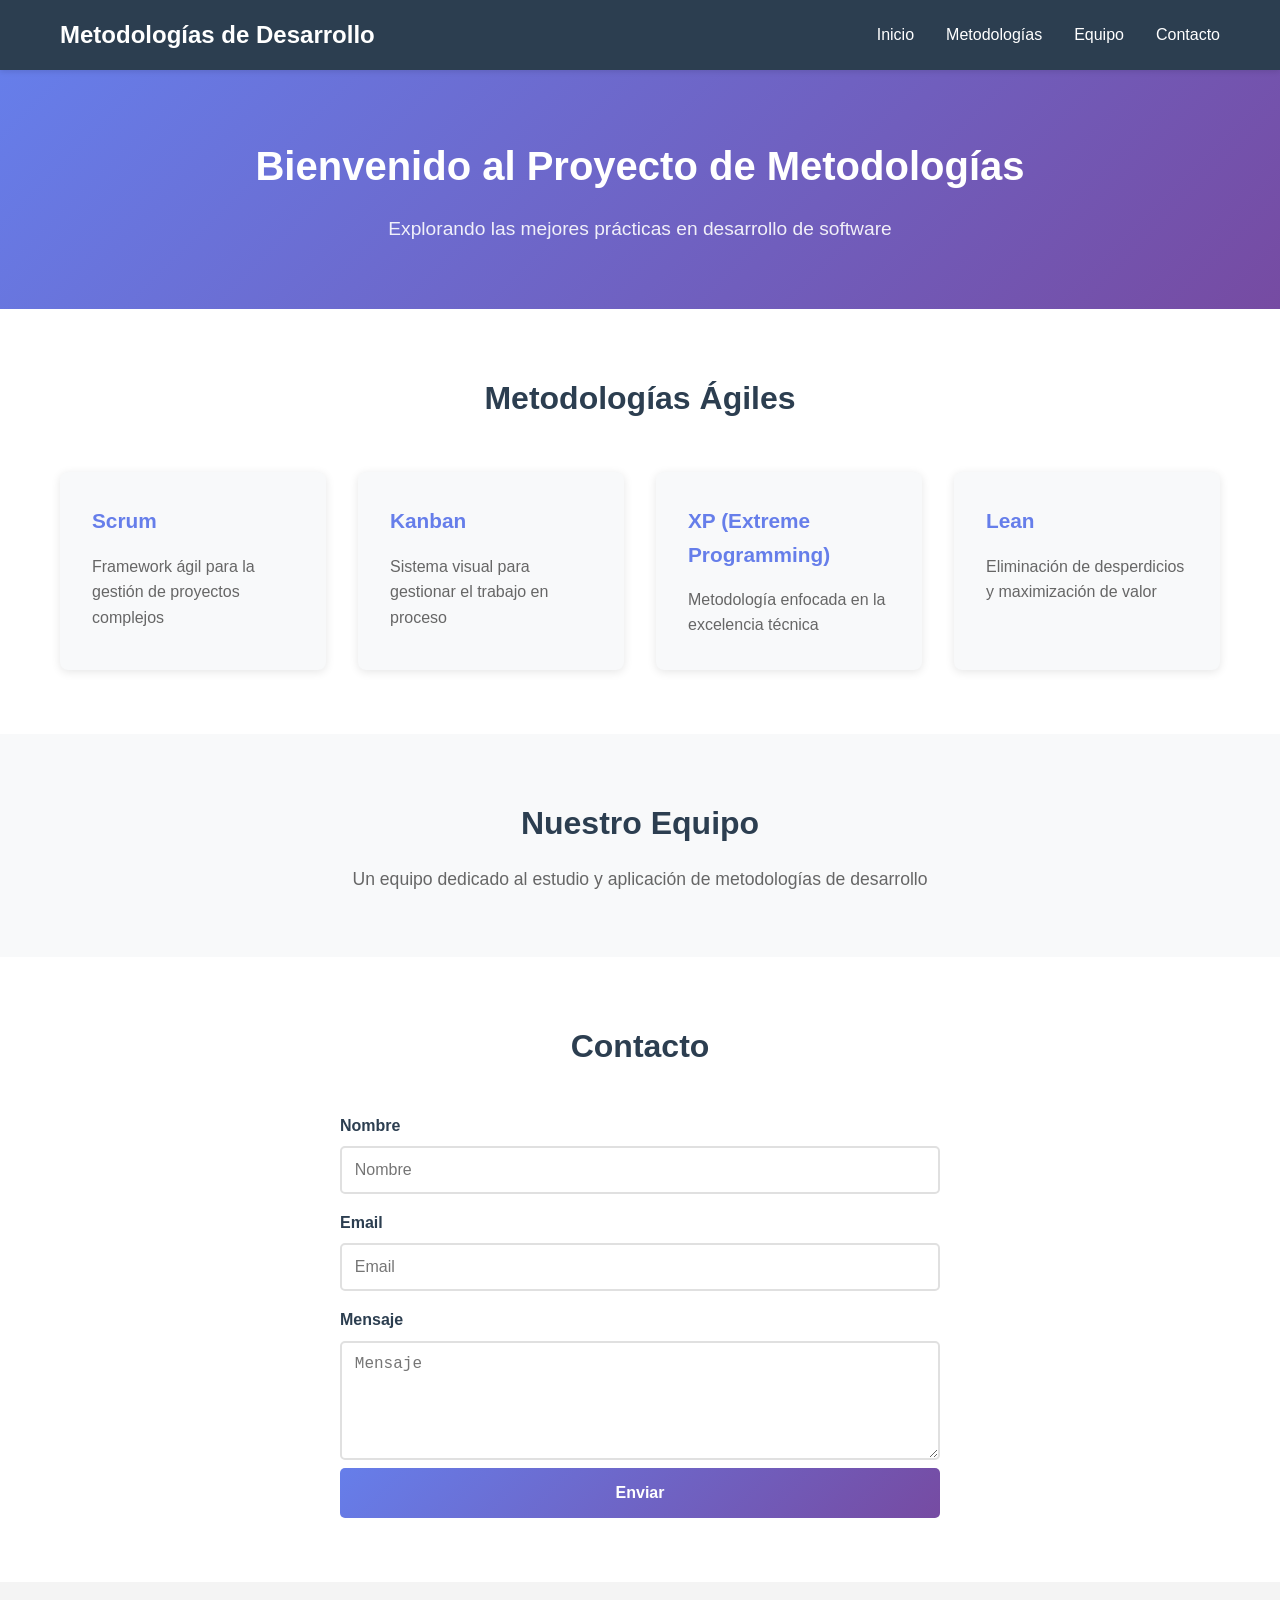
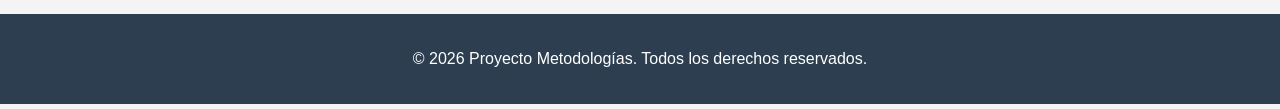
<file: index.html>
<!DOCTYPE html>
<html lang="es">
<head>
    <meta charset="UTF-8">
    <meta name="viewport" content="width=device-width, initial-scale=1.0">
    <meta name="description" content="Proyecto de Metodologías de Desarrollo de Software">
    <title>Proyecto Metodologías</title>
    <link rel="stylesheet" href="styles.css">
</head>
<body>
    <header>
        <nav>
            <div class="container">
                <h1>Metodologías de Desarrollo</h1>
                <ul class="nav-links">
                    <li><a href="#inicio">Inicio</a></li>
                    <li><a href="#metodologias">Metodologías</a></li>
                    <li><a href="#equipo">Equipo</a></li>
                    <li><a href="#contacto">Contacto</a></li>
                </ul>
            </div>
        </nav>
    </header>

    <main>
        <section id="inicio" class="hero">
            <div class="container">
                <h2>Bienvenido al Proyecto de Metodologías</h2>
                <p>Explorando las mejores prácticas en desarrollo de software</p>
            </div>
        </section>

        <section id="metodologias" class="metodologias">
            <div class="container">
                <h2>Metodologías Ágiles</h2>
                <div class="metodologias-grid">
                    <div class="metodologia-card">
                        <h3>Scrum</h3>
                        <p>Framework ágil para la gestión de proyectos complejos</p>
                    </div>
                    <div class="metodologia-card">
                        <h3>Kanban</h3>
                        <p>Sistema visual para gestionar el trabajo en proceso</p>
                    </div>
                    <div class="metodologia-card">
                        <h3>XP (Extreme Programming)</h3>
                        <p>Metodología enfocada en la excelencia técnica</p>
                    </div>
                    <div class="metodologia-card">
                        <h3>Lean</h3>
                        <p>Eliminación de desperdicios y maximización de valor</p>
                    </div>
                </div>
            </div>
        </section>

        <section id="equipo" class="equipo">
            <div class="container">
                <h2>Nuestro Equipo</h2>
                <p>Un equipo dedicado al estudio y aplicación de metodologías de desarrollo</p>
            </div>
        </section>

        <section id="contacto" class="contacto">
            <div class="container">
                <h2>Contacto</h2>
                <form class="contact-form">
                    <label for="name">Nombre</label>
                    <input type="text" id="name" name="name" placeholder="Nombre" required>
                    <label for="email">Email</label>
                    <input type="email" id="email" name="email" placeholder="Email" required>
                    <label for="message">Mensaje</label>
                    <textarea id="message" name="message" placeholder="Mensaje" rows="5" required></textarea>
                    <button type="submit">Enviar</button>
                    <div class="form-message" style="display: none;"></div>
                </form>
            </div>
        </section>
    </main>

    <footer>
        <div class="container">
            <p>&copy; <span id="year"></span> Proyecto Metodologías. Todos los derechos reservados.</p>
        </div>
    </footer>

    <script src="script.js"></script>
</body>
</html>
</file>
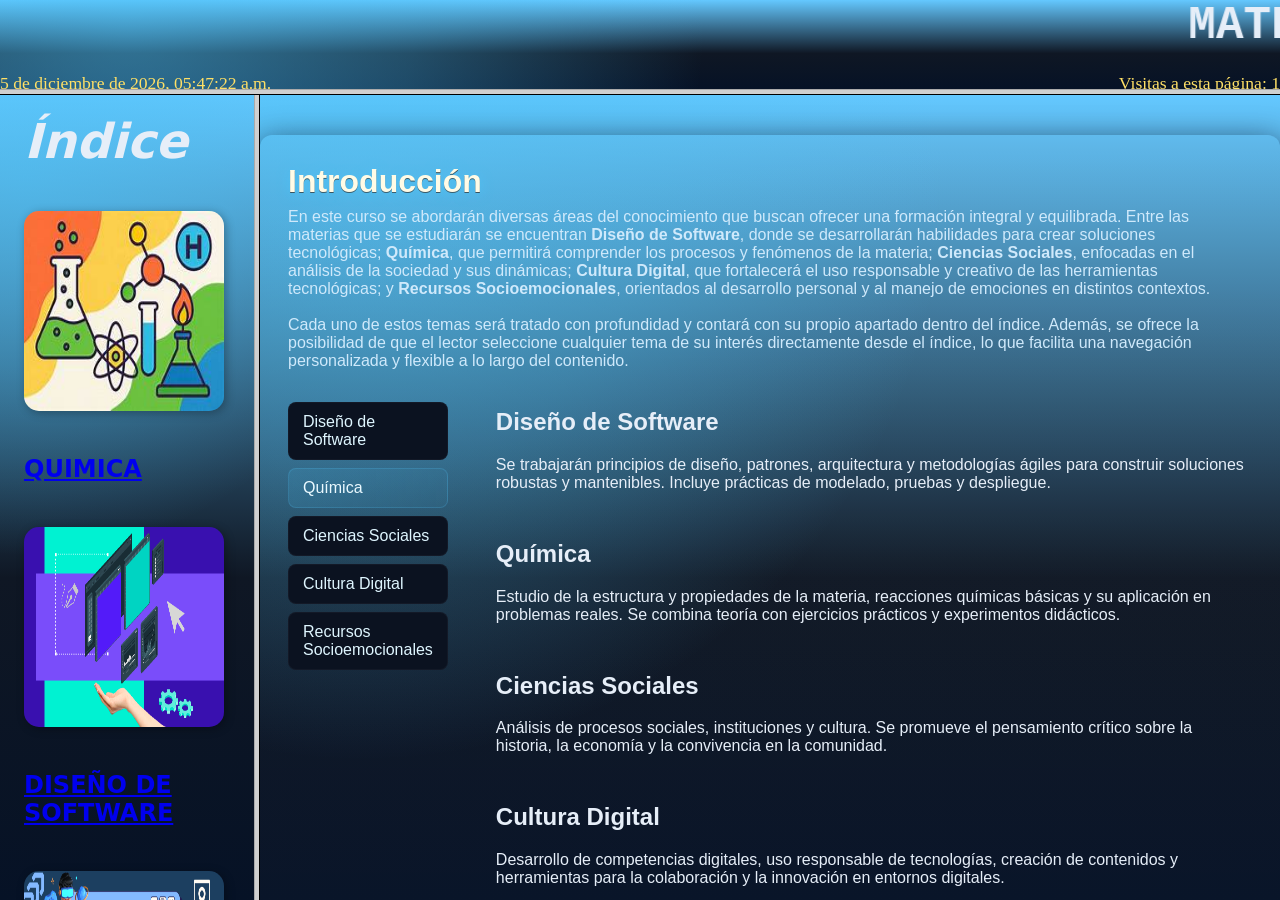
<file: proyecto individual/index.html>
<html>
    <head>
        <title>Materias</title>
    </head>
    <frameset rows="10%,90%">
        <frame src="titulo.html" noresize></frame>
        
        <frameset cols="20%,80%">
            <frame src="pr.html" name="pr" noresize></frame>      <!-- agregado name="pr" -->
            <frame src="anclas.html" name="anclas" norezise></frame> <!-- agregado name="anclas" -->

        </frameset>

    </frameset>
</html>
</file>
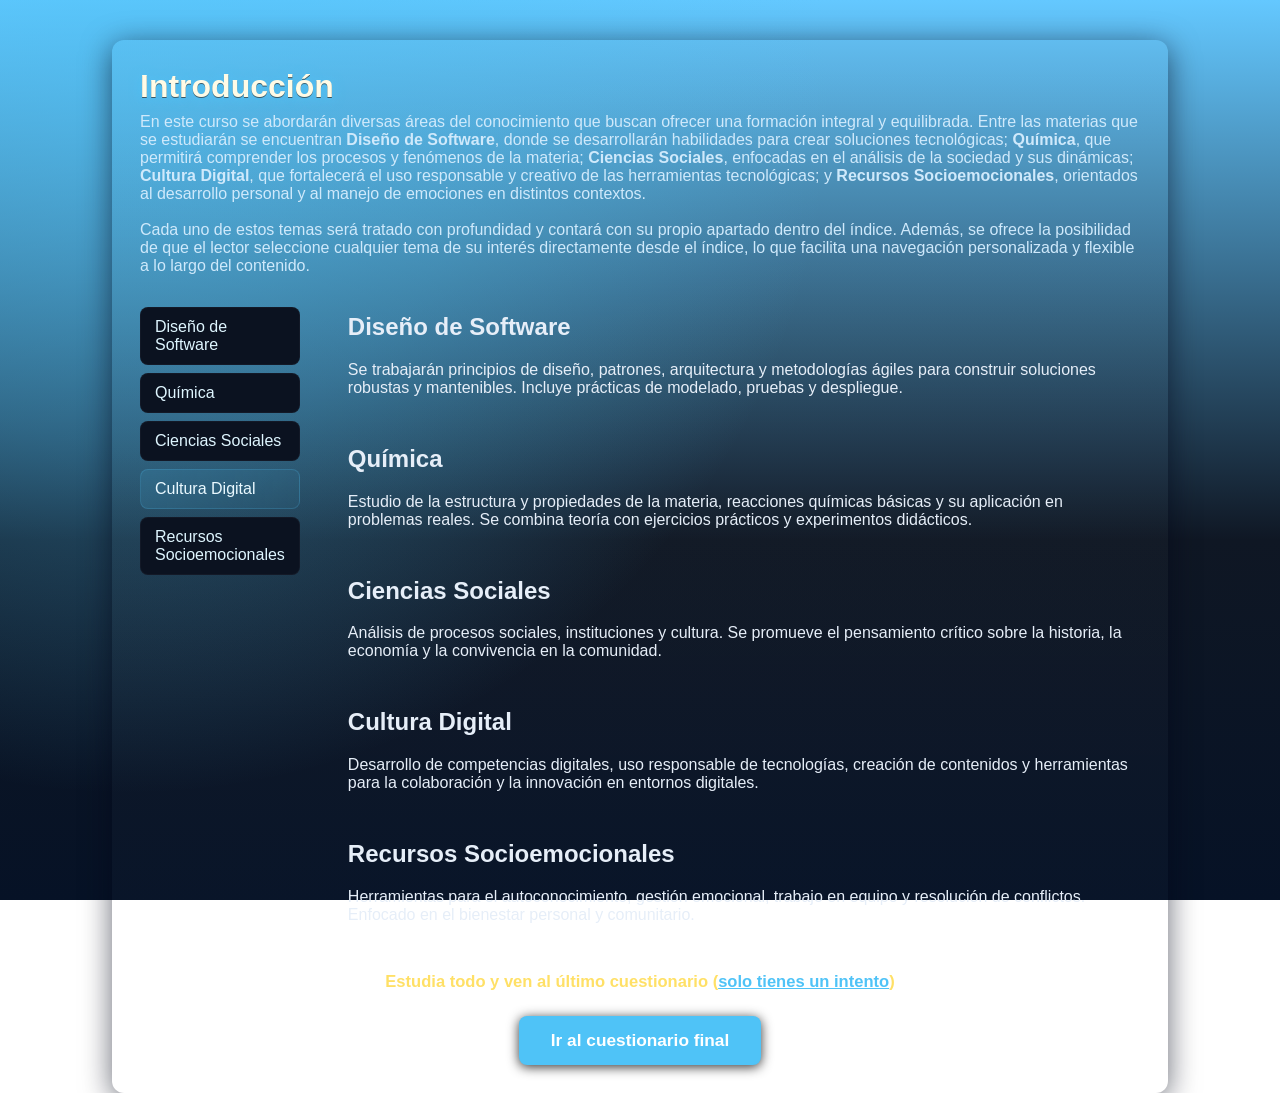
<file: proyecto individual/anclas.html>
<!DOCTYPE html>
<html lang="es">
  <head>
    <meta charset="utf-8">
    <meta name="viewport" content="width=device-width, initial-scale=1">
    <title>Introducción e Índice</title>
    <link rel="stylesheet" href="css/anclas.css">
  </head>
  <body>
    <main class="wrap">
      <header>
        <h1>Introducción</h1>
        <p class="lead">En este curso se abordarán diversas áreas del conocimiento que buscan ofrecer una formación integral y equilibrada. Entre las materias que se estudiarán se encuentran <strong>Diseño de Software</strong>, donde se desarrollarán habilidades para crear soluciones tecnológicas; <strong>Química</strong>, que permitirá comprender los procesos y fenómenos de la materia; <strong>Ciencias Sociales</strong>, enfocadas en el análisis de la sociedad y sus dinámicas; <strong>Cultura Digital</strong>, que fortalecerá el uso responsable y creativo de las herramientas tecnológicas; y <strong>Recursos Socioemocionales</strong>, orientados al desarrollo personal y al manejo de emociones en distintos contextos.</p>
        <p class="lead">Cada uno de estos temas será tratado con profundidad y contará con su propio apartado dentro del índice. Además, se ofrece la posibilidad de que el lector seleccione cualquier tema de su interés directamente desde el índice, lo que facilita una navegación personalizada y flexible a lo largo del contenido.</p>
      </header>

      <div class="content-layout">
        <nav aria-label="Índice principal" class="index">
          <a href="#diseno-software">Diseño de Software</a>
          <a href="#quimica">Química</a>
          <a href="#ciencias-sociales">Ciencias Sociales</a>
          <a href="#cultura-digital">Cultura Digital</a>
          <a href="#recursos-socioemocionales">Recursos Socioemocionales</a>
        </nav>

        <section class="grid content">
        <article id="diseno-software" class="topic">
          <h2>Diseño de Software</h2>
          <p>Se trabajarán principios de diseño, patrones, arquitectura y metodologías ágiles para construir soluciones robustas y mantenibles. Incluye prácticas de modelado, pruebas y despliegue.</p>
        </article>

        <article id="quimica" class="topic">
          <h2>Química</h2>
          <p>Estudio de la estructura y propiedades de la materia, reacciones químicas básicas y su aplicación en problemas reales. Se combina teoría con ejercicios prácticos y experimentos didácticos.</p>
        </article>

        <article id="ciencias-sociales" class="topic">
          <h2>Ciencias Sociales</h2>
          <p>Análisis de procesos sociales, instituciones y cultura. Se promueve el pensamiento crítico sobre la historia, la economía y la convivencia en la comunidad.</p>
        </article>

        <article id="cultura-digital" class="topic">
          <h2>Cultura Digital</h2>
          <p>Desarrollo de competencias digitales, uso responsable de tecnologías, creación de contenidos y herramientas para la colaboración y la innovación en entornos digitales.</p>
        </article>

        <article id="recursos-socioemocionales" class="topic">
          <h2>Recursos Socioemocionales</h2>
          <p>Herramientas para el autoconocimiento, gestión emocional, trabajo en equipo y resolución de conflictos. Enfocado en el bienestar personal y comunitario.</p>
        </article>
        </section>
      </div>

      <footer>
        
        <p style="margin-top:32px; font-size:1.15em; color:#ffe066; font-weight:bold; text-align:center;">Estudia todo y ven al último cuestionario (<a href="cuestionario_final.html" style="color:#4fc3f7; text-decoration:underline;">solo tienes un intento</a>)</p>
        <div style="text-align:center; margin: 24px 0 0 0;">
          <a href="cuestionario_final.html" style="display:inline-block; background:#4fc3f7; color:#fff; font-weight:bold; padding:14px 32px; border-radius:8px; text-decoration:none; font-size:1.2em; box-shadow:0 2px 12px #333; transition:background 0.2s;">Ir al cuestionario final</a>
        </div>
      </footer>
      </footer>
    </main>
    <script src="js/anclas.js"></script>
  </body>
</html>
</file>
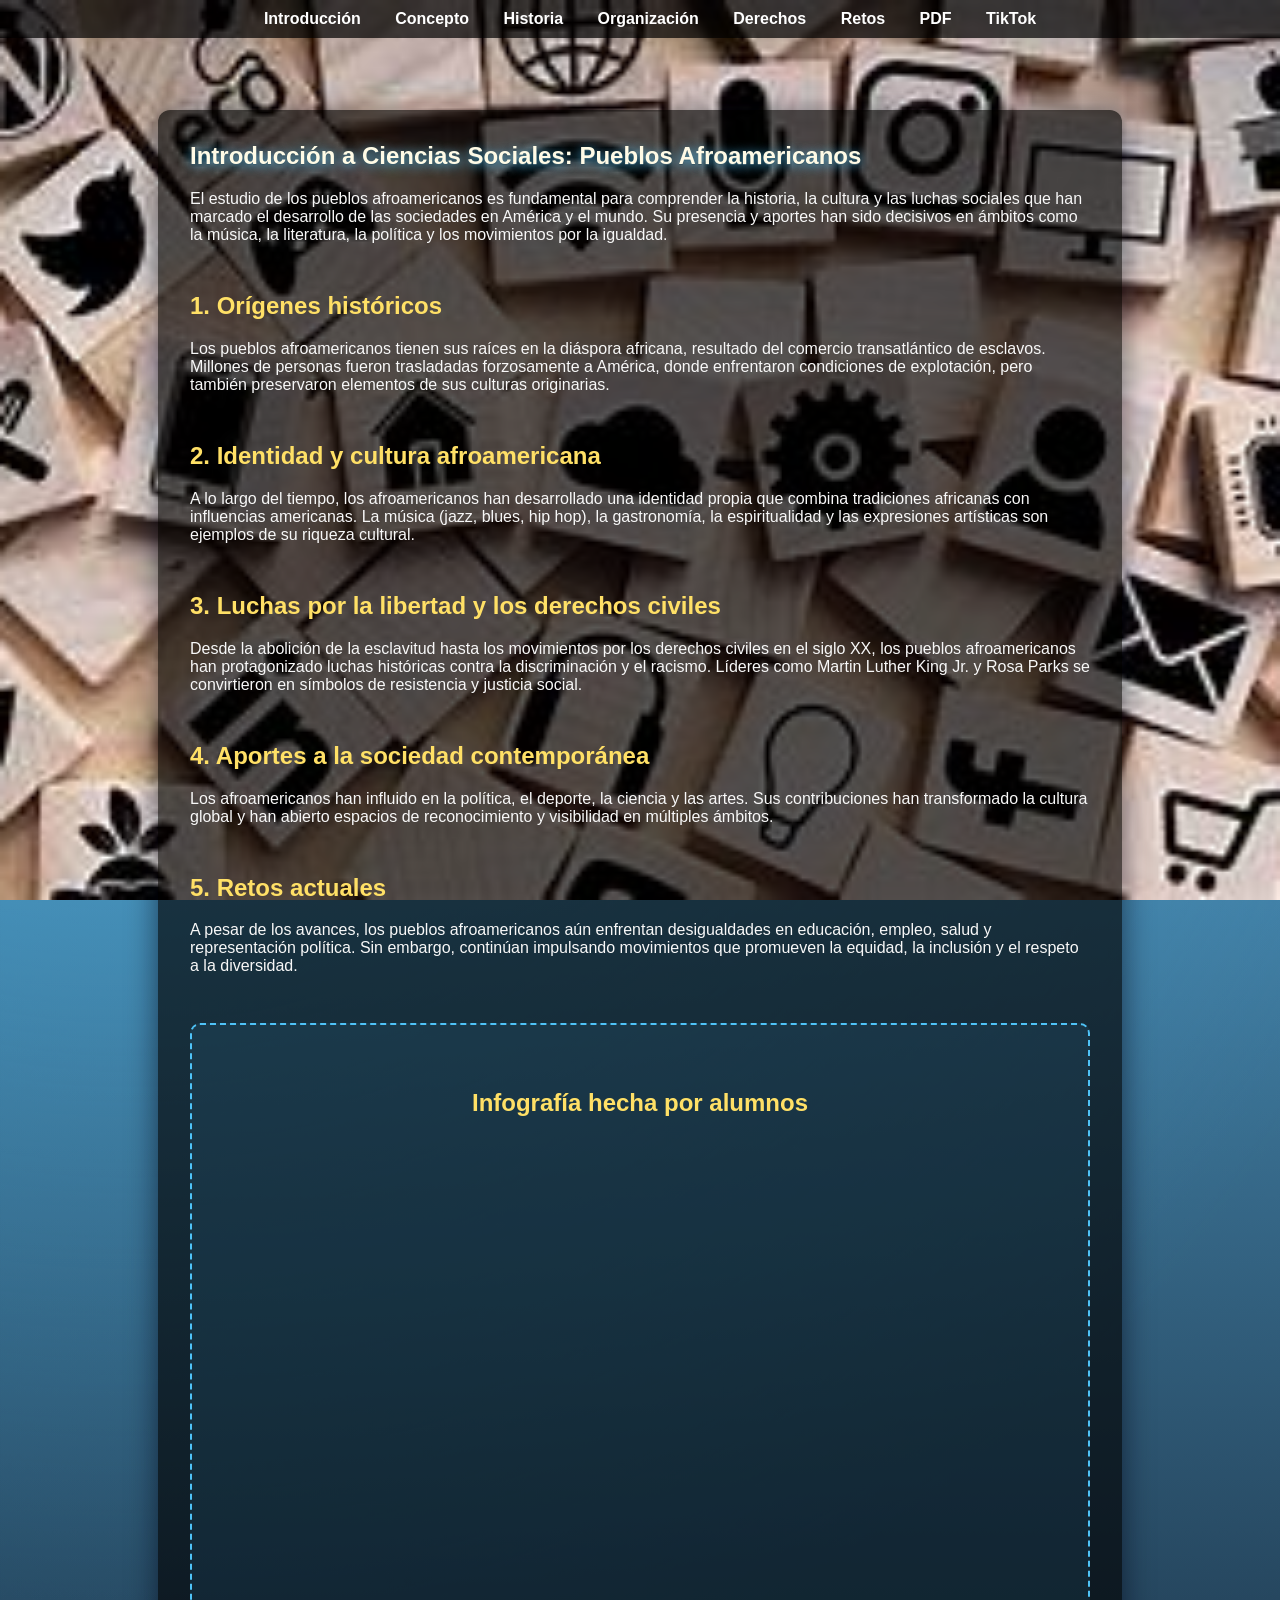
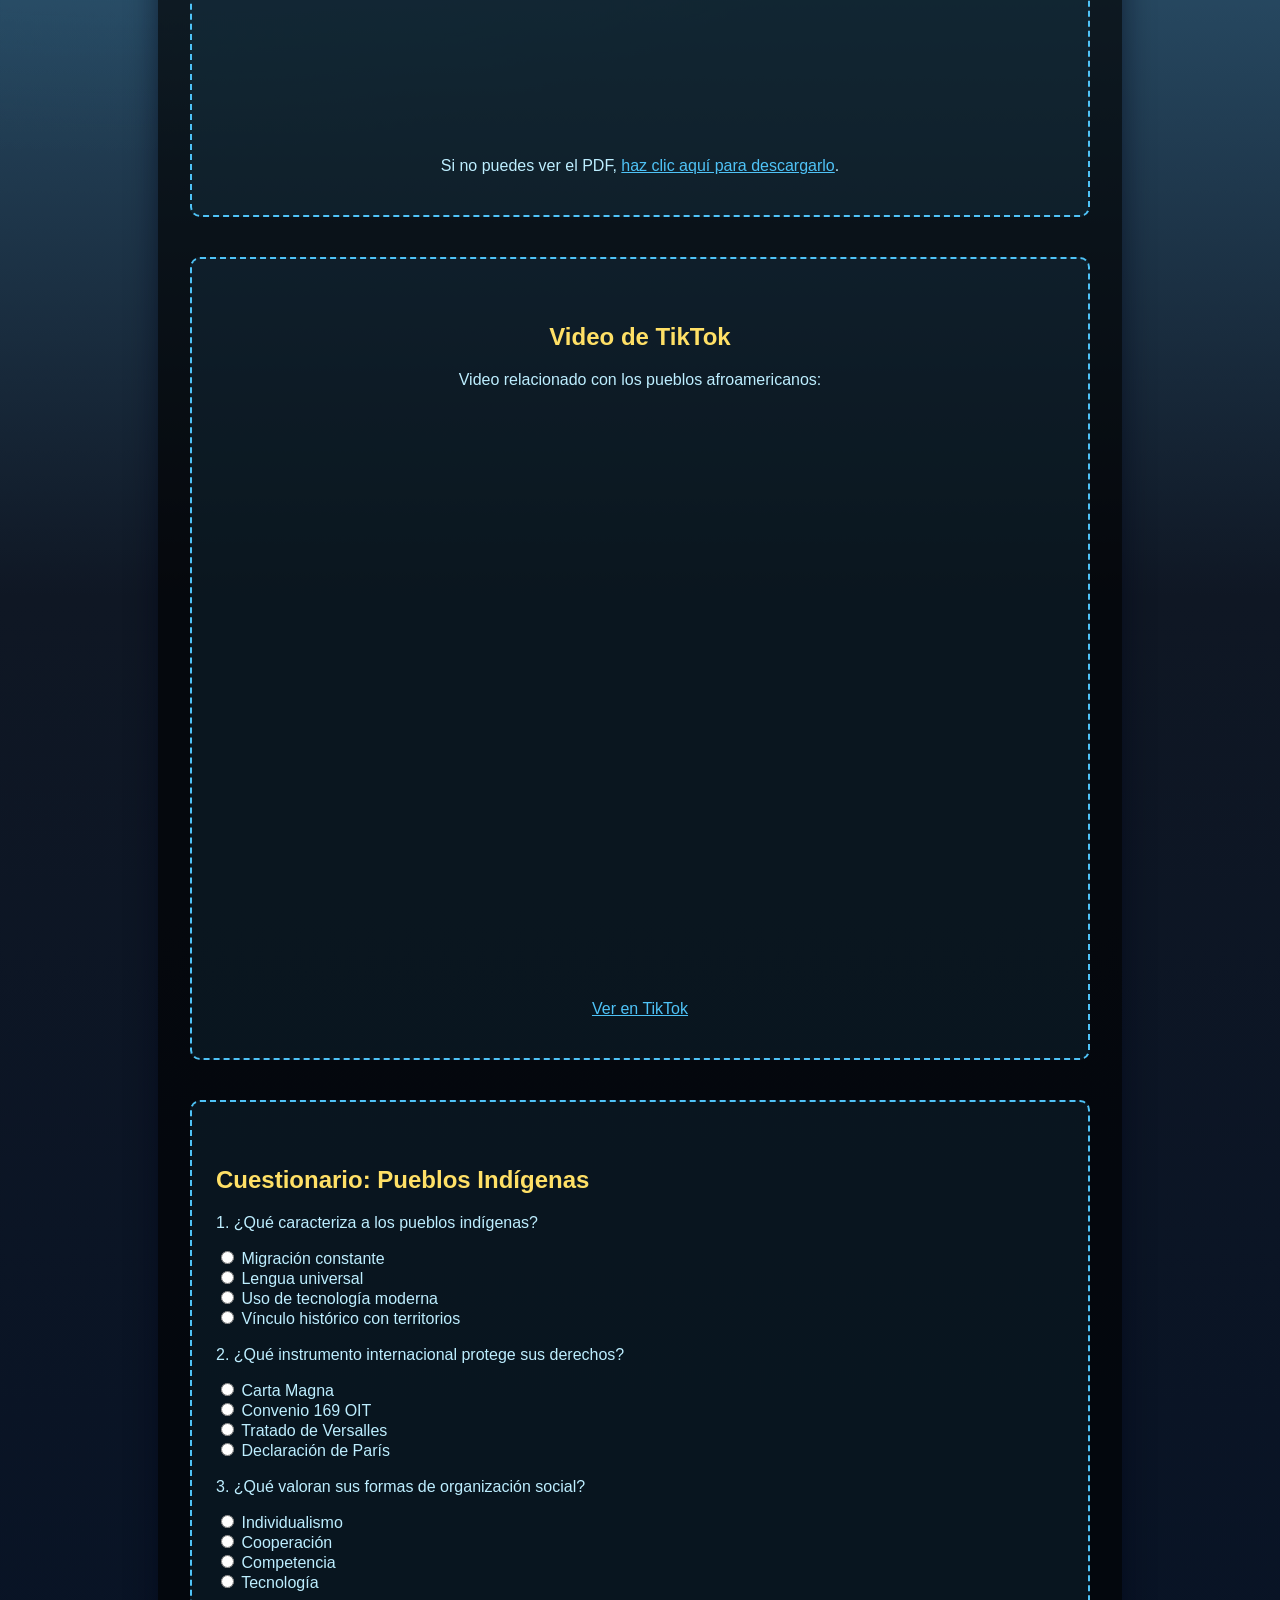
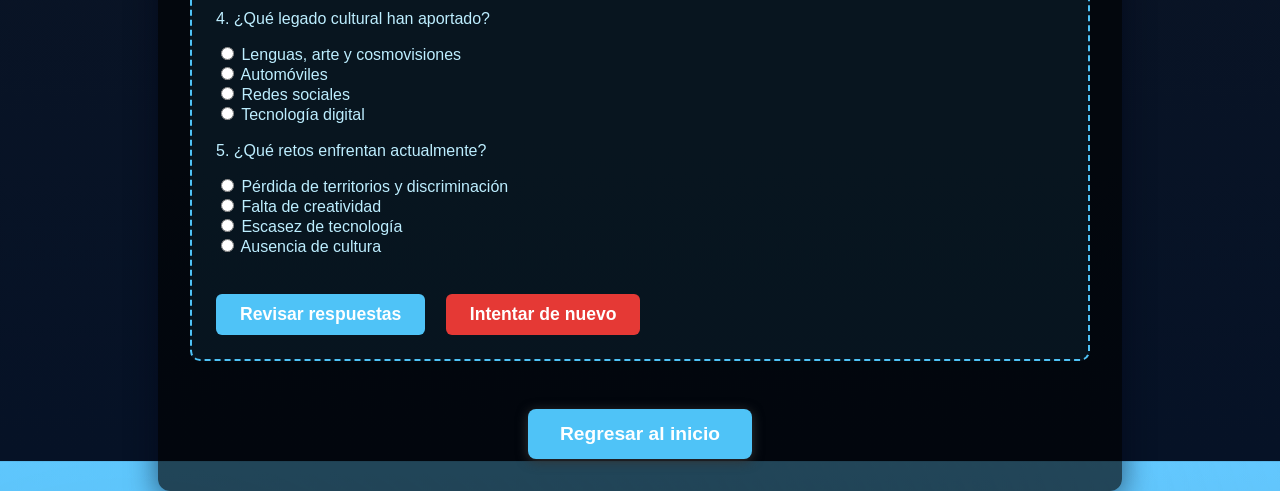
<file: proyecto individual/ciencias.html>
<!DOCTYPE html>
<html lang="es">
<head>
  <meta charset="UTF-8">
  <title>Introducción a Ciencias Sociales: Pueblos Afroamericanos</title>
  <style>
    body {
      margin: 0;
      padding: 0;
      background: url('img/ciencias_fondo.jpg') no-repeat center center fixed,
        radial-gradient(circle at 10% 10%, rgba(79,195,247,0.35) 0%, rgba(79,195,247,0.18) 20%, transparent 40%),
        linear-gradient(180deg,#64c8ff 0%, #0f1724 60%, #061226 100%);
      background-size: cover;
      background-position: center;
      font-family: Arial, sans-serif;
      color: #f8f8f8;
    }
    nav {
      position: fixed;
      top: 0;
      width: 100%;
      background-color: rgba(0, 0, 0, 0.7);
      padding: 10px;
      text-align: center;
      z-index: 1000;
    }
    nav a {
      color: #fff;
      margin: 0 15px;
      text-decoration: none;
      font-weight: bold;
      transition: color 0.2s;
    }
    nav a:hover {
      color: #4fc3f7;
      text-shadow: 0 2px 8px #64c8ff;
    }
    .container {
      position: relative;
      top: 70px;
      margin: 40px auto;
      width: 90%;
      max-width: 900px;
      background-color: rgba(0, 0, 0, 0.65);
      padding: 32px;
      border-radius: 12px;
      box-shadow: 0 6px 30px rgba(2,6,23,0.6);
    }
    h1 {
      color: #fffbe6;
      text-shadow: 0 2px 12px #4fc3f7, 0 1px 0 #333;
      margin-top: 0;
    }
    h2 {
      color: #ffe066;
      margin-top: 40px;
    }
    section {
      margin-bottom: 48px;
    }
    .media-space {
      margin: 40px 0;
      text-align: center;
      border: 2px dashed #4fc3f7;
      border-radius: 10px;
      padding: 24px;
      background: rgba(79,195,247,0.08);
      color: #bdeeff;
    }
  </style>
</head>
<body>
  <nav>
    <a href="#intro">Introducción</a>
    <a href="#concepto">Concepto</a>
    <a href="#historia">Historia</a>
    <a href="#organizacion">Organización</a>
    <a href="#derechos">Derechos</a>
    <a href="#retos">Retos</a>
    <a href="#pdf">PDF</a>
    <a href="#tiktok">TikTok</a>
  </nav>
  <div class="container">
    <section id="intro">
      <h1>Introducción a Ciencias Sociales: Pueblos Afroamericanos</h1>
      <p>El estudio de los pueblos afroamericanos es fundamental para comprender la historia, la cultura y las luchas sociales que han marcado el desarrollo de las sociedades en América y el mundo. Su presencia y aportes han sido decisivos en ámbitos como la música, la literatura, la política y los movimientos por la igualdad.</p>
    </section>
    <section id="origenes">
      <h2>1. Orígenes históricos</h2>
      <p>Los pueblos afroamericanos tienen sus raíces en la diáspora africana, resultado del comercio transatlántico de esclavos. Millones de personas fueron trasladadas forzosamente a América, donde enfrentaron condiciones de explotación, pero también preservaron elementos de sus culturas originarias.</p>
    </section>
    <section id="identidad">
      <h2>2. Identidad y cultura afroamericana</h2>
      <p>A lo largo del tiempo, los afroamericanos han desarrollado una identidad propia que combina tradiciones africanas con influencias americanas. La música (jazz, blues, hip hop), la gastronomía, la espiritualidad y las expresiones artísticas son ejemplos de su riqueza cultural.</p>
    </section>
    <section id="luchas">
      <h2>3. Luchas por la libertad y los derechos civiles</h2>
      <p>Desde la abolición de la esclavitud hasta los movimientos por los derechos civiles en el siglo XX, los pueblos afroamericanos han protagonizado luchas históricas contra la discriminación y el racismo. Líderes como Martin Luther King Jr. y Rosa Parks se convirtieron en símbolos de resistencia y justicia social.</p>
    </section>
    <section id="aportes">
      <h2>4. Aportes a la sociedad contemporánea</h2>
      <p>Los afroamericanos han influido en la política, el deporte, la ciencia y las artes. Sus contribuciones han transformado la cultura global y han abierto espacios de reconocimiento y visibilidad en múltiples ámbitos.</p>
    </section>
    <section id="retos">
      <h2>5. Retos actuales</h2>
      <p>A pesar de los avances, los pueblos afroamericanos aún enfrentan desigualdades en educación, empleo, salud y representación política. Sin embargo, continúan impulsando movimientos que promueven la equidad, la inclusión y el respeto a la diversidad.</p>
    </section>
    <section id="pdf" class="media-space">
      <h2>Infografía hecha por alumnos</h2>
      <iframe src="pdf/Infografía Plan de Negocio Profesional Multicolor (1).pdf" width="100%" height="600px" style="border:none;"></iframe>
      <p>Si no puedes ver el PDF, <a href="pdf/Infografía Plan de Negocio Profesional Multicolor (1).pdf" target="_blank" style="color:#4fc3f7;">haz clic aquí para descargarlo</a>.</p>
    </section>
    <section id="tiktok" class="media-space">
      <h2>Video de TikTok</h2>
      <p>Video relacionado con los pueblos afroamericanos:</p>
      <iframe src="https://www.tiktok.com/embed/v2/7473185745113550086" width="325" height="575" frameborder="0" allowfullscreen></iframe>
      <p><a href="https://www.tiktok.com/@alertachiapas/video/7473185745113550086?is_from_webapp=1&sender_device=pc&web_id=7588239173899961867" target="_blank" style="color:#4fc3f7;">Ver en TikTok</a></p>
    </section>
    <section id="cuestionario" class="media-space" style="text-align:left;">
      <h2>Cuestionario: Pueblos Indígenas</h2>
      <form id="quiz-form">
        <div class="quiz-question" style="margin-bottom:18px;">
          <p>1. ¿Qué caracteriza a los pueblos indígenas?</p>
          <label><input type="radio" name="q1" value="a"> Migración constante</label><br>
          <label><input type="radio" name="q1" value="b"> Lengua universal</label><br>
          <label><input type="radio" name="q1" value="c"> Uso de tecnología moderna</label><br>
          <label><input type="radio" name="q1" value="d"> Vínculo histórico con territorios</label>
          <div class="quiz-feedback" id="feedback-q1"></div>
        </div>
        <div class="quiz-question" style="margin-bottom:18px;">
          <p>2. ¿Qué instrumento internacional protege sus derechos?</p>
          <label><input type="radio" name="q2" value="a"> Carta Magna</label><br>
          <label><input type="radio" name="q2" value="b"> Convenio 169 OIT</label><br>
          <label><input type="radio" name="q2" value="c"> Tratado de Versalles</label><br>
          <label><input type="radio" name="q2" value="d"> Declaración de París</label>
          <div class="quiz-feedback" id="feedback-q2"></div>
        </div>
        <div class="quiz-question" style="margin-bottom:18px;">
          <p>3. ¿Qué valoran sus formas de organización social?</p>
          <label><input type="radio" name="q3" value="a"> Individualismo</label><br>
          <label><input type="radio" name="q3" value="b"> Cooperación</label><br>
          <label><input type="radio" name="q3" value="c"> Competencia</label><br>
          <label><input type="radio" name="q3" value="d"> Tecnología</label>
          <div class="quiz-feedback" id="feedback-q3"></div>
        </div>
        <div class="quiz-question" style="margin-bottom:18px;">
          <p>4. ¿Qué legado cultural han aportado?</p>
          <label><input type="radio" name="q4" value="a"> Lenguas, arte y cosmovisiones</label><br>
          <label><input type="radio" name="q4" value="b"> Automóviles</label><br>
          <label><input type="radio" name="q4" value="c"> Redes sociales</label><br>
          <label><input type="radio" name="q4" value="d"> Tecnología digital</label>
          <div class="quiz-feedback" id="feedback-q4"></div>
        </div>
        <div class="quiz-question" style="margin-bottom:18px;">
          <p>5. ¿Qué retos enfrentan actualmente?</p>
          <label><input type="radio" name="q5" value="a"> Pérdida de territorios y discriminación</label><br>
          <label><input type="radio" name="q5" value="b"> Falta de creatividad</label><br>
          <label><input type="radio" name="q5" value="c"> Escasez de tecnología</label><br>
          <label><input type="radio" name="q5" value="d"> Ausencia de cultura</label>
          <div class="quiz-feedback" id="feedback-q5"></div>
        </div>
        <button type="button" onclick="checkQuiz()" style="margin-top:20px; font-size:1.1em; padding:10px 24px; border-radius:6px; background:#4fc3f7; color:#fff; border:none; font-weight:bold; cursor:pointer;">Revisar respuestas</button>
        <button type="button" onclick="resetQuiz()" style="margin-top:20px; margin-left:16px; font-size:1.1em; padding:10px 24px; border-radius:6px; background:#e53935; color:#fff; border:none; font-weight:bold; cursor:pointer;">Intentar de nuevo</button>
      </form>
    </section>
    <div style="text-align:center; margin: 48px 0 0 0;">
    <a href="anclas.html" style="display:inline-block; background:#4fc3f7; color:#fff; font-weight:bold; padding:14px 32px; border-radius:8px; text-decoration:none; font-size:1.2em; box-shadow:0 2px 12px #333; transition:background 0.2s;">Regresar al inicio</a>
  </div>
  </div>
  <script>
      function checkQuiz() {
        const answers = {
          q1: 'd',
          q2: 'b',
          q3: 'b',
          q4: 'a',
          q5: 'a'
        };
        for (let i = 1; i <= 5; i++) {
          const q = 'q' + i;
          const radios = document.getElementsByName(q);
          let selected = '';
          for (const r of radios) {
            if (r.checked) selected = r.value;
          }
          const feedback = document.getElementById('feedback-' + q);
          if (!selected) {
            feedback.innerHTML = '';
            continue;
          }
          if (selected === answers[q]) {
            feedback.innerHTML = '<span style="color: #4caf50; font-size:1.5em;">✔️</span>';
          } else {
            feedback.innerHTML = '<span style="color: #e53935; font-size:1.5em;">❌</span>';
          }
        }
      }
      function resetQuiz() {
        for (let i = 1; i <= 5; i++) {
          const q = 'q' + i;
          const radios = document.getElementsByName(q);
          for (const r of radios) {
            r.checked = false;
          }
          const feedback = document.getElementById('feedback-' + q);
          feedback.innerHTML = '';
        }
      }
    </script>
</body>
</html>
</file>
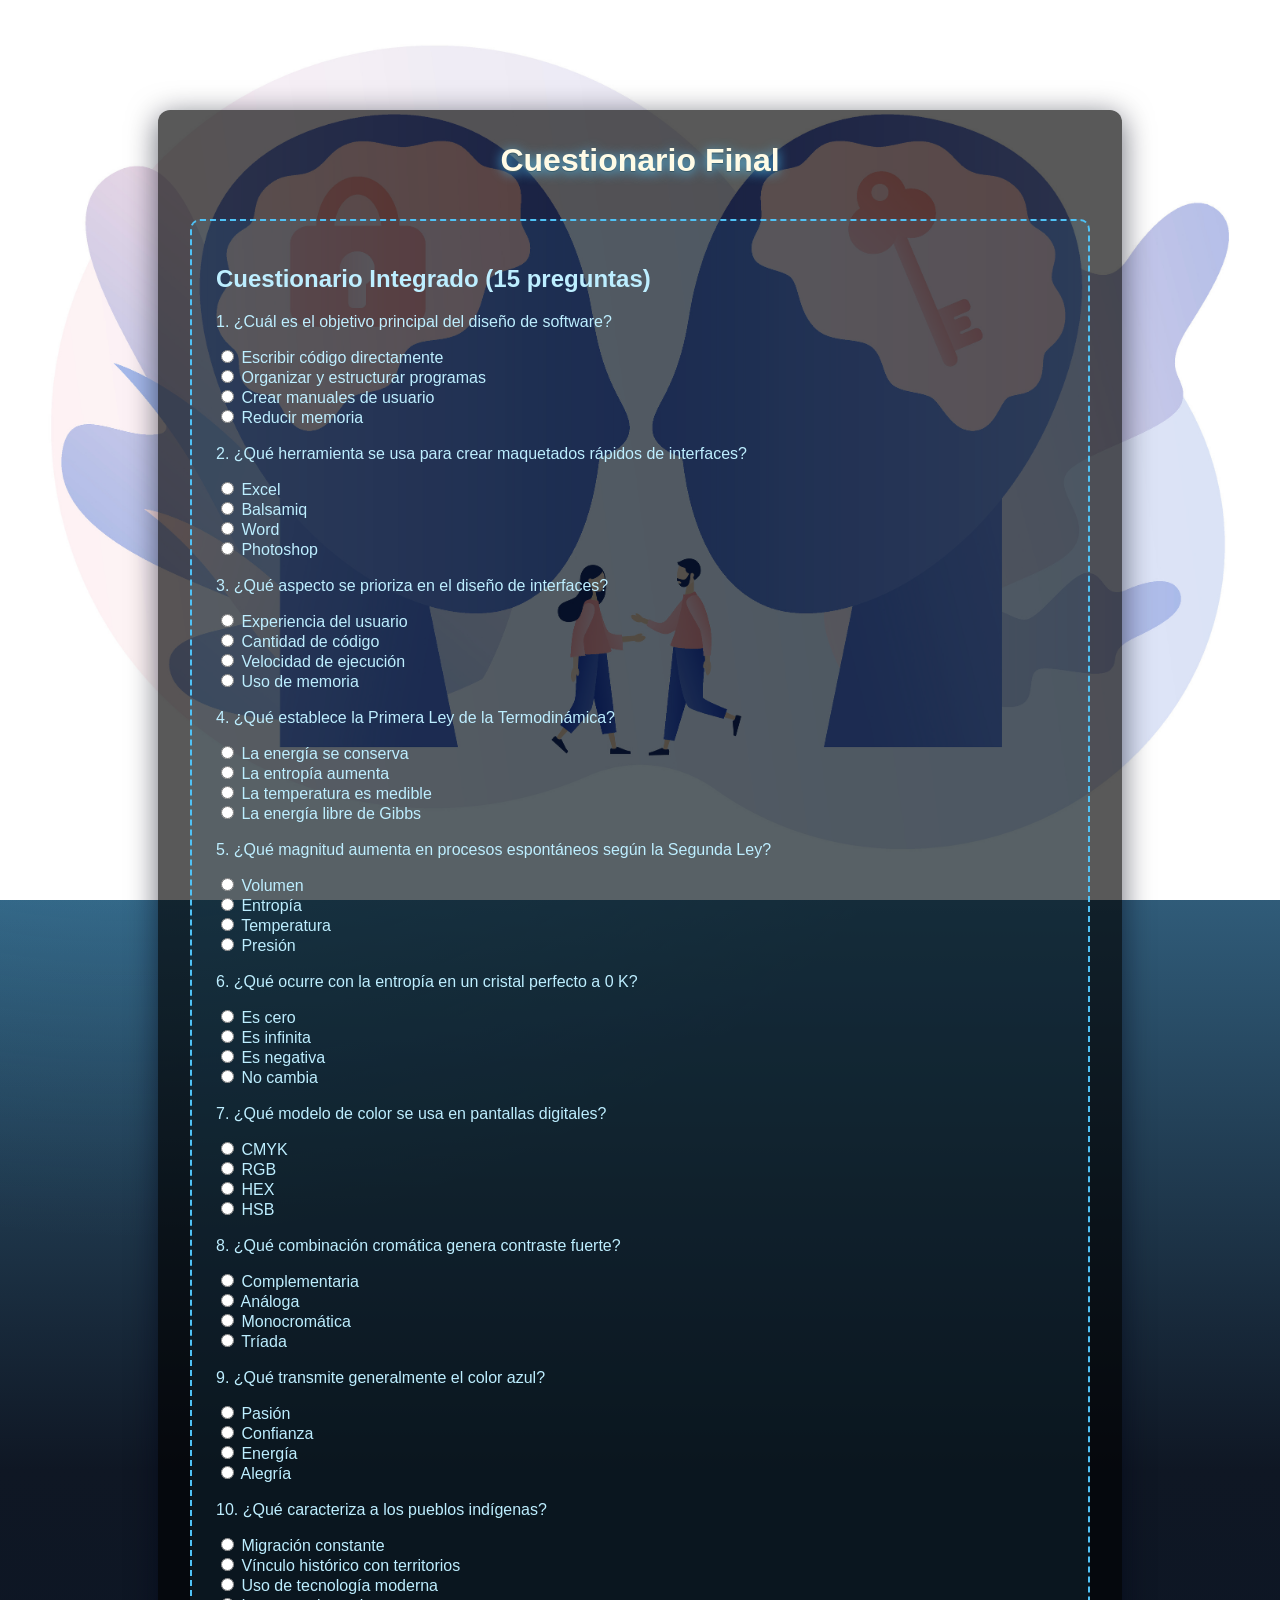
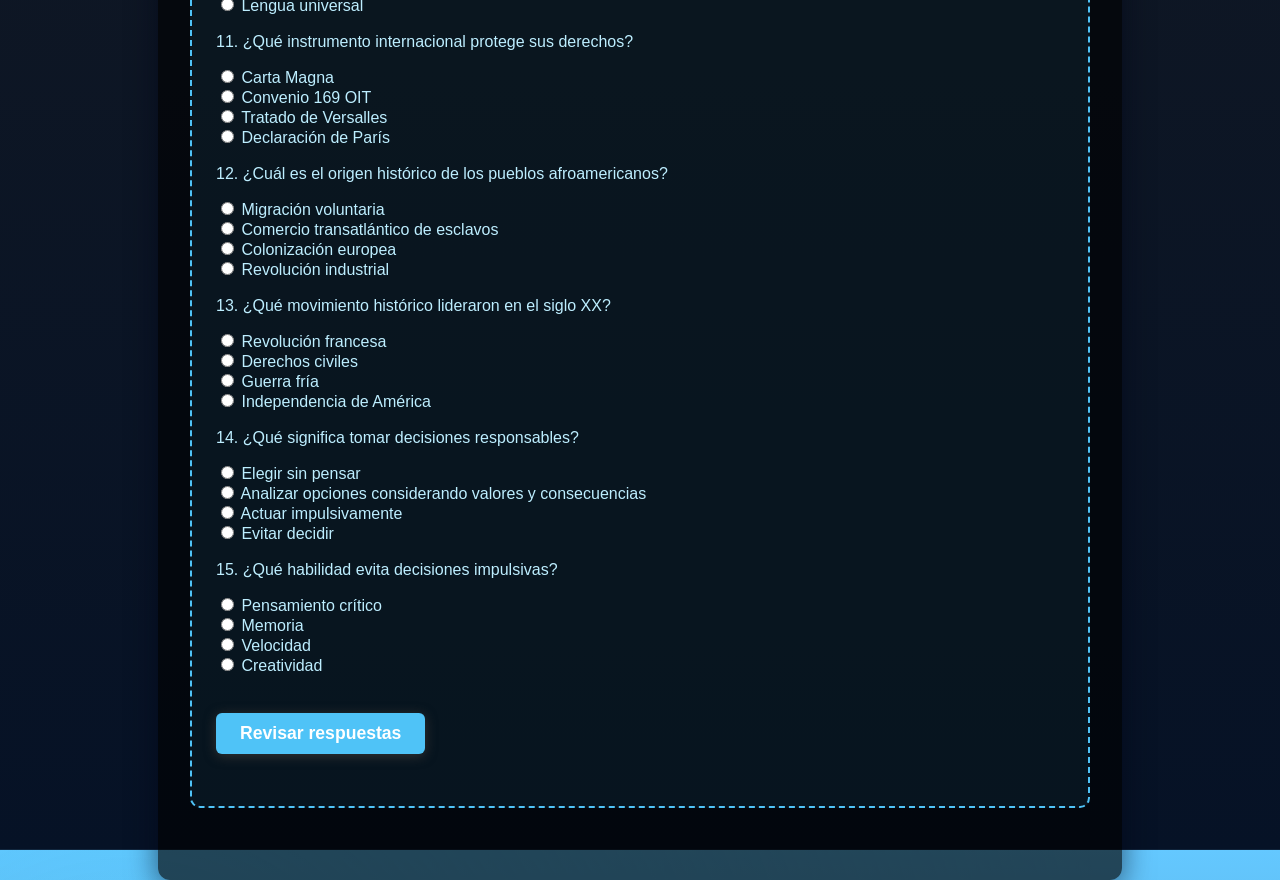
<file: proyecto individual/cuestionario_final.html>
<!DOCTYPE html>
<html lang="es">
<head>
  <meta charset="UTF-8">
  <title>Cuestionario Final</title>
  <style>
    body {
      margin: 0;
      padding: 0;
      background: url('img/recursos_fondo.jpg') no-repeat center center fixed,
        radial-gradient(circle at 10% 10%, rgba(79,195,247,0.35) 0%, rgba(79,195,247,0.18) 20%, transparent 40%),
        linear-gradient(180deg,#64c8ff 0%, #0f1724 60%, #061226 100%);
      background-size: cover;
      background-position: center;
      font-family: Arial, sans-serif;
      color: #f8f8f8;
    }
    .container {
      position: relative;
      top: 70px;
      margin: 40px auto;
      width: 90%;
      max-width: 900px;
      background-color: rgba(0, 0, 0, 0.65);
      padding: 32px;
      border-radius: 12px;
      box-shadow: 0 6px 30px rgba(2,6,23,0.6);
    }
    h1 {
      color: #fffbe6;
      text-shadow: 0 2px 12px #4fc3f7, 0 1px 0 #333;
      margin-top: 0;
      text-align: center;
    }
    section {
      margin-bottom: 48px;
    }
    .media-space {
      margin: 40px 0;
      text-align: left;
      border: 2px dashed #4fc3f7;
      border-radius: 10px;
      padding: 24px;
      background: rgba(79,195,247,0.08);
      color: #bdeeff;
    }
    .quiz-question {
      margin-bottom: 18px;
    }
    .quiz-feedback {
      display: inline-block;
      margin-left: 10px;
    }
    .btn {
      margin-top: 20px;
      font-size: 1.1em;
      padding: 10px 24px;
      border-radius: 6px;
      font-weight: bold;
      cursor: pointer;
      border: none;
    }
    .btn-primary {
      background: #4fc3f7;
      color: #fff;
      box-shadow: 0 2px 12px #333;
      transition: background 0.2s;
    }
    .btn-danger {
      background: #e53935;
      color: #fff;
    }
  </style>
</head>
<body>
  <div class="container">
    <h1>Cuestionario Final</h1>
    <section id="cuestionario" class="media-space">
      <h2>Cuestionario Integrado (15 preguntas)</h2>
      <form id="quiz-form">
        <div class="quiz-question"><p>1. ¿Cuál es el objetivo principal del diseño de software?</p>
          <label><input type="radio" name="q1" value="a"> Escribir código directamente</label><br>
          <label><input type="radio" name="q1" value="b"> Organizar y estructurar programas</label><br>
          <label><input type="radio" name="q1" value="c"> Crear manuales de usuario</label><br>
          <label><input type="radio" name="q1" value="d"> Reducir memoria</label>
          <div class="quiz-feedback" id="feedback-q1"></div>
        </div>
        <div class="quiz-question"><p>2. ¿Qué herramienta se usa para crear maquetados rápidos de interfaces?</p>
          <label><input type="radio" name="q2" value="a"> Excel</label><br>
          <label><input type="radio" name="q2" value="b"> Balsamiq</label><br>
          <label><input type="radio" name="q2" value="c"> Word</label><br>
          <label><input type="radio" name="q2" value="d"> Photoshop</label>
          <div class="quiz-feedback" id="feedback-q2"></div>
        </div>
        <div class="quiz-question"><p>3. ¿Qué aspecto se prioriza en el diseño de interfaces?</p>
          <label><input type="radio" name="q3" value="a"> Experiencia del usuario</label><br>
          <label><input type="radio" name="q3" value="b"> Cantidad de código</label><br>
          <label><input type="radio" name="q3" value="c"> Velocidad de ejecución</label><br>
          <label><input type="radio" name="q3" value="d"> Uso de memoria</label>
          <div class="quiz-feedback" id="feedback-q3"></div>
        </div>
        <div class="quiz-question"><p>4. ¿Qué establece la Primera Ley de la Termodinámica?</p>
          <label><input type="radio" name="q4" value="a"> La energía se conserva</label><br>
          <label><input type="radio" name="q4" value="b"> La entropía aumenta</label><br>
          <label><input type="radio" name="q4" value="c"> La temperatura es medible</label><br>
          <label><input type="radio" name="q4" value="d"> La energía libre de Gibbs</label>
          <div class="quiz-feedback" id="feedback-q4"></div>
        </div>
        <div class="quiz-question"><p>5. ¿Qué magnitud aumenta en procesos espontáneos según la Segunda Ley?</p>
          <label><input type="radio" name="q5" value="a"> Volumen</label><br>
          <label><input type="radio" name="q5" value="b"> Entropía</label><br>
          <label><input type="radio" name="q5" value="c"> Temperatura</label><br>
          <label><input type="radio" name="q5" value="d"> Presión</label>
          <div class="quiz-feedback" id="feedback-q5"></div>
        </div>
        <div class="quiz-question"><p>6. ¿Qué ocurre con la entropía en un cristal perfecto a 0 K?</p>
          <label><input type="radio" name="q6" value="a"> Es cero</label><br>
          <label><input type="radio" name="q6" value="b"> Es infinita</label><br>
          <label><input type="radio" name="q6" value="c"> Es negativa</label><br>
          <label><input type="radio" name="q6" value="d"> No cambia</label>
          <div class="quiz-feedback" id="feedback-q6"></div>
        </div>
        <div class="quiz-question"><p>7. ¿Qué modelo de color se usa en pantallas digitales?</p>
          <label><input type="radio" name="q7" value="a"> CMYK</label><br>
          <label><input type="radio" name="q7" value="b"> RGB</label><br>
          <label><input type="radio" name="q7" value="c"> HEX</label><br>
          <label><input type="radio" name="q7" value="d"> HSB</label>
          <div class="quiz-feedback" id="feedback-q7"></div>
        </div>
        <div class="quiz-question"><p>8. ¿Qué combinación cromática genera contraste fuerte?</p>
          <label><input type="radio" name="q8" value="a"> Complementaria</label><br>
          <label><input type="radio" name="q8" value="b"> Análoga</label><br>
          <label><input type="radio" name="q8" value="c"> Monocromática</label><br>
          <label><input type="radio" name="q8" value="d"> Tríada</label>
          <div class="quiz-feedback" id="feedback-q8"></div>
        </div>
        <div class="quiz-question"><p>9. ¿Qué transmite generalmente el color azul?</p>
          <label><input type="radio" name="q9" value="a"> Pasión</label><br>
          <label><input type="radio" name="q9" value="b"> Confianza</label><br>
          <label><input type="radio" name="q9" value="c"> Energía</label><br>
          <label><input type="radio" name="q9" value="d"> Alegría</label>
          <div class="quiz-feedback" id="feedback-q9"></div>
        </div>
        <div class="quiz-question"><p>10. ¿Qué caracteriza a los pueblos indígenas?</p>
          <label><input type="radio" name="q10" value="a"> Migración constante</label><br>
          <label><input type="radio" name="q10" value="b"> Vínculo histórico con territorios</label><br>
          <label><input type="radio" name="q10" value="c"> Uso de tecnología moderna</label><br>
          <label><input type="radio" name="q10" value="d"> Lengua universal</label>
          <div class="quiz-feedback" id="feedback-q10"></div>
        </div>
        <div class="quiz-question"><p>11. ¿Qué instrumento internacional protege sus derechos?</p>
          <label><input type="radio" name="q11" value="a"> Carta Magna</label><br>
          <label><input type="radio" name="q11" value="b"> Convenio 169 OIT</label><br>
          <label><input type="radio" name="q11" value="c"> Tratado de Versalles</label><br>
          <label><input type="radio" name="q11" value="d"> Declaración de París</label>
          <div class="quiz-feedback" id="feedback-q11"></div>
        </div>
        <div class="quiz-question"><p>12. ¿Cuál es el origen histórico de los pueblos afroamericanos?</p>
          <label><input type="radio" name="q12" value="a"> Migración voluntaria</label><br>
          <label><input type="radio" name="q12" value="b"> Comercio transatlántico de esclavos</label><br>
          <label><input type="radio" name="q12" value="c"> Colonización europea</label><br>
          <label><input type="radio" name="q12" value="d"> Revolución industrial</label>
          <div class="quiz-feedback" id="feedback-q12"></div>
        </div>
        <div class="quiz-question"><p>13. ¿Qué movimiento histórico lideraron en el siglo XX?</p>
          <label><input type="radio" name="q13" value="a"> Revolución francesa</label><br>
          <label><input type="radio" name="q13" value="b"> Derechos civiles</label><br>
          <label><input type="radio" name="q13" value="c"> Guerra fría</label><br>
          <label><input type="radio" name="q13" value="d"> Independencia de América</label>
          <div class="quiz-feedback" id="feedback-q13"></div>
        </div>
        <div class="quiz-question"><p>14. ¿Qué significa tomar decisiones responsables?</p>
          <label><input type="radio" name="q14" value="a"> Elegir sin pensar</label><br>
          <label><input type="radio" name="q14" value="b"> Analizar opciones considerando valores y consecuencias</label><br>
          <label><input type="radio" name="q14" value="c"> Actuar impulsivamente</label><br>
          <label><input type="radio" name="q14" value="d"> Evitar decidir</label>
          <div class="quiz-feedback" id="feedback-q14"></div>
        </div>
        <div class="quiz-question"><p>15. ¿Qué habilidad evita decisiones impulsivas?</p>
          <label><input type="radio" name="q15" value="a"> Pensamiento crítico</label><br>
          <label><input type="radio" name="q15" value="b"> Memoria</label><br>
          <label><input type="radio" name="q15" value="c"> Velocidad</label><br>
          <label><input type="radio" name="q15" value="d"> Creatividad</label>
          <div class="quiz-feedback" id="feedback-q15"></div>
        </div>
        <button type="button" onclick="checkQuiz()" class="btn btn-primary">Revisar respuestas</button>
        <div id="score" style="margin-top:28px; font-size:1.3em; color:#ffe066; font-weight:bold; text-align:center;"></div>
      </form>
      <div id="volver-btn" style="display:none; text-align:center; margin: 32px 0 0 0;">
        <a href="anclas.html" style="display:inline-block; background:#4fc3f7; color:#fff; font-weight:bold; padding:14px 32px; border-radius:8px; text-decoration:none; font-size:1.2em; box-shadow:0 2px 12px #333; transition:background 0.2s;">Volver al inicio</a>
      </div>
    </section>
    <script>
      function checkQuiz() {
        const answers = {
          q1: 'b',
          q2: 'b',
          q3: 'a',
          q4: 'a',
          q5: 'b',
          q6: 'a',
          q7: 'b',
          q8: 'a',
          q9: 'b',
          q10: 'b',
          q11: 'b',
          q12: 'b',
          q13: 'b',
          q14: 'b',
          q15: 'a'
        };
        let total = 0;
        let missing = [];
        for (let i = 1; i <= 15; i++) {
          const q = 'q' + i;
          const radios = document.getElementsByName(q);
          let selected = '';
          for (const r of radios) {
            if (r.checked) selected = r.value;
          }
          const feedback = document.getElementById('feedback-' + q);
          if (!selected) {
            feedback.innerHTML = '';
            missing.push(i);
            continue;
          }
          if (selected === answers[q]) {
            feedback.innerHTML = '<span style="color: #4caf50; font-size:1.5em;">✔️</span>';
            total++;
          } else {
            feedback.innerHTML = '<span style="color: #e53935; font-size:1.5em;">❌</span>';
          }
        }
        const volverBtn = document.getElementById('volver-btn');
        if (missing.length > 0) {
          document.getElementById('score').innerHTML = '<span style="color:#e53935;">Te falta responder la(s) pregunta(s): ' + missing.join(', ') + '.</span>';
          volverBtn.style.display = 'none';
        } else {
          document.getElementById('score').innerHTML = 'Puntaje final: ' + total + ' / 15';
          volverBtn.style.display = 'block';
        }
      }
      function resetQuiz() {
        for (let i = 1; i <= 15; i++) {
          const q = 'q' + i;
          const radios = document.getElementsByName(q);
          for (const r of radios) {
            r.checked = false;
          }
          const feedback = document.getElementById('feedback-' + q);
          feedback.innerHTML = '';
        }
      }
    </script>
  </div>
</body>
</html>
</file>
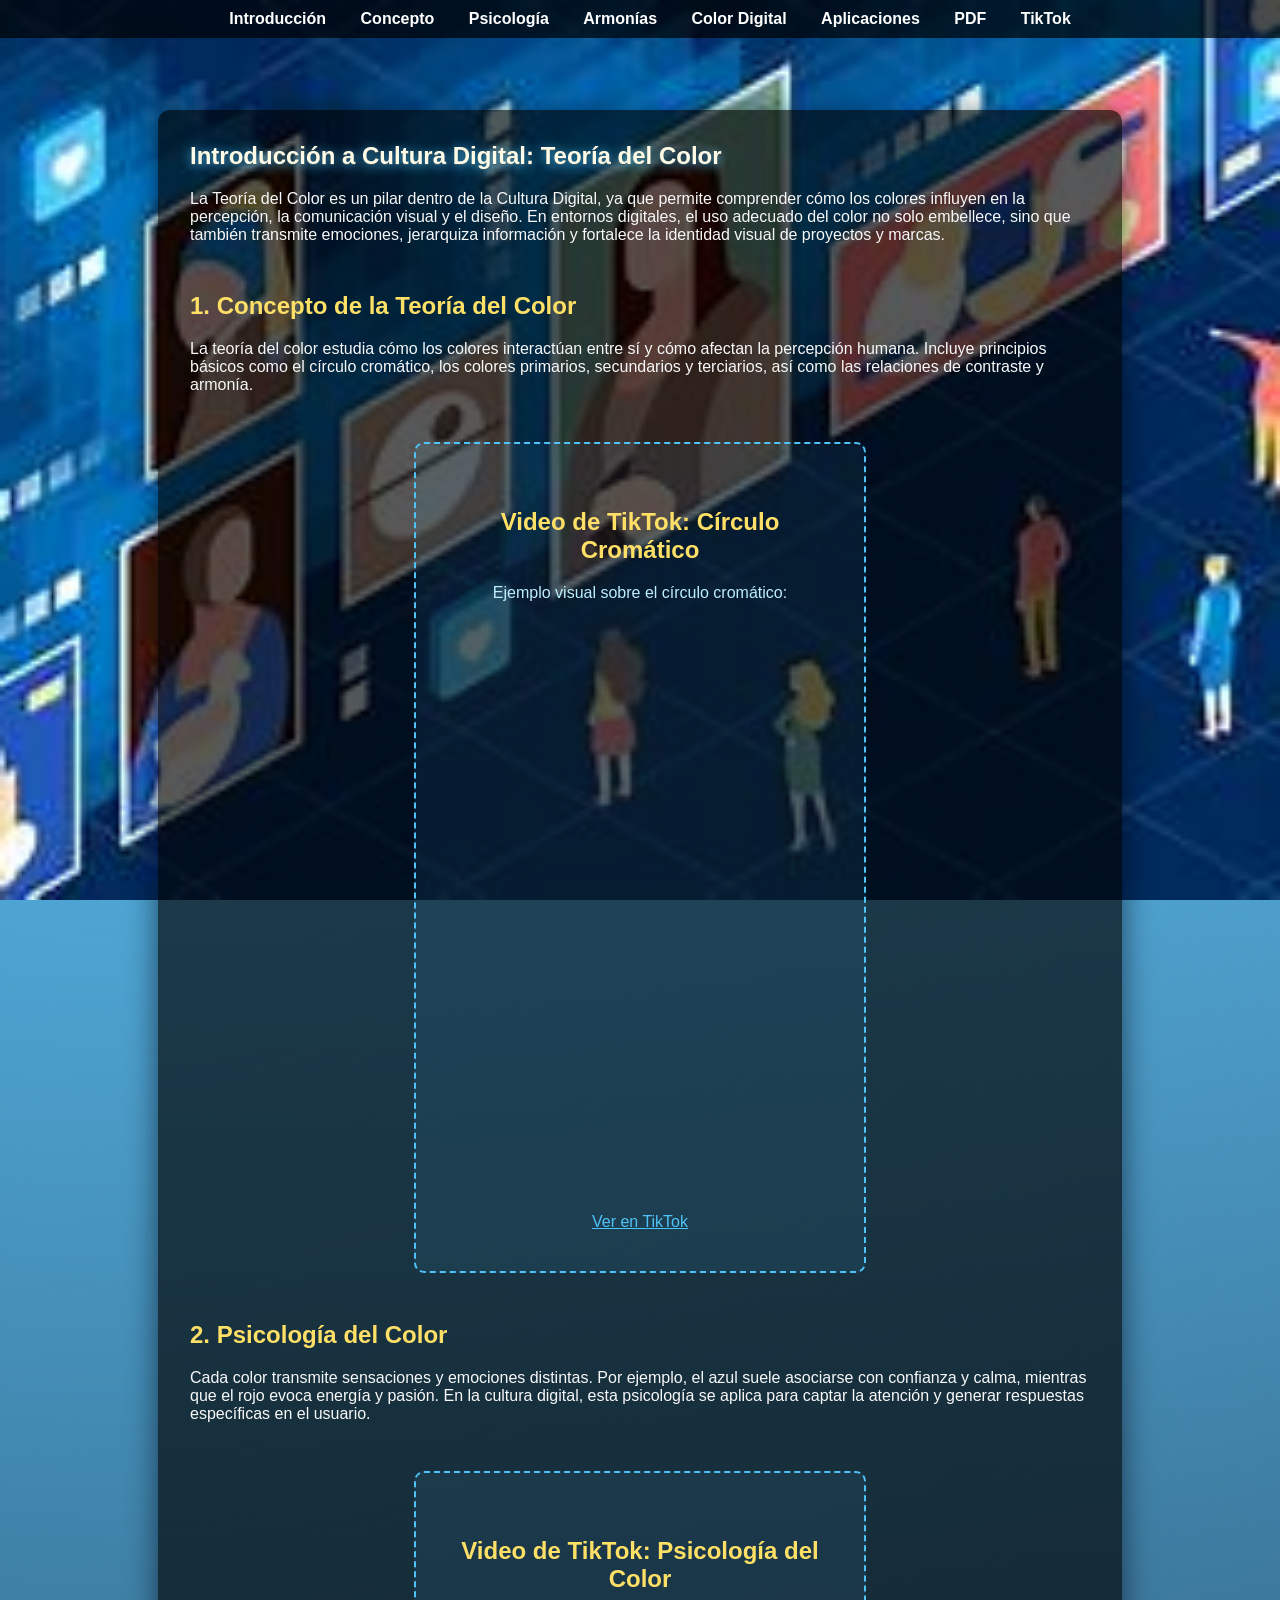
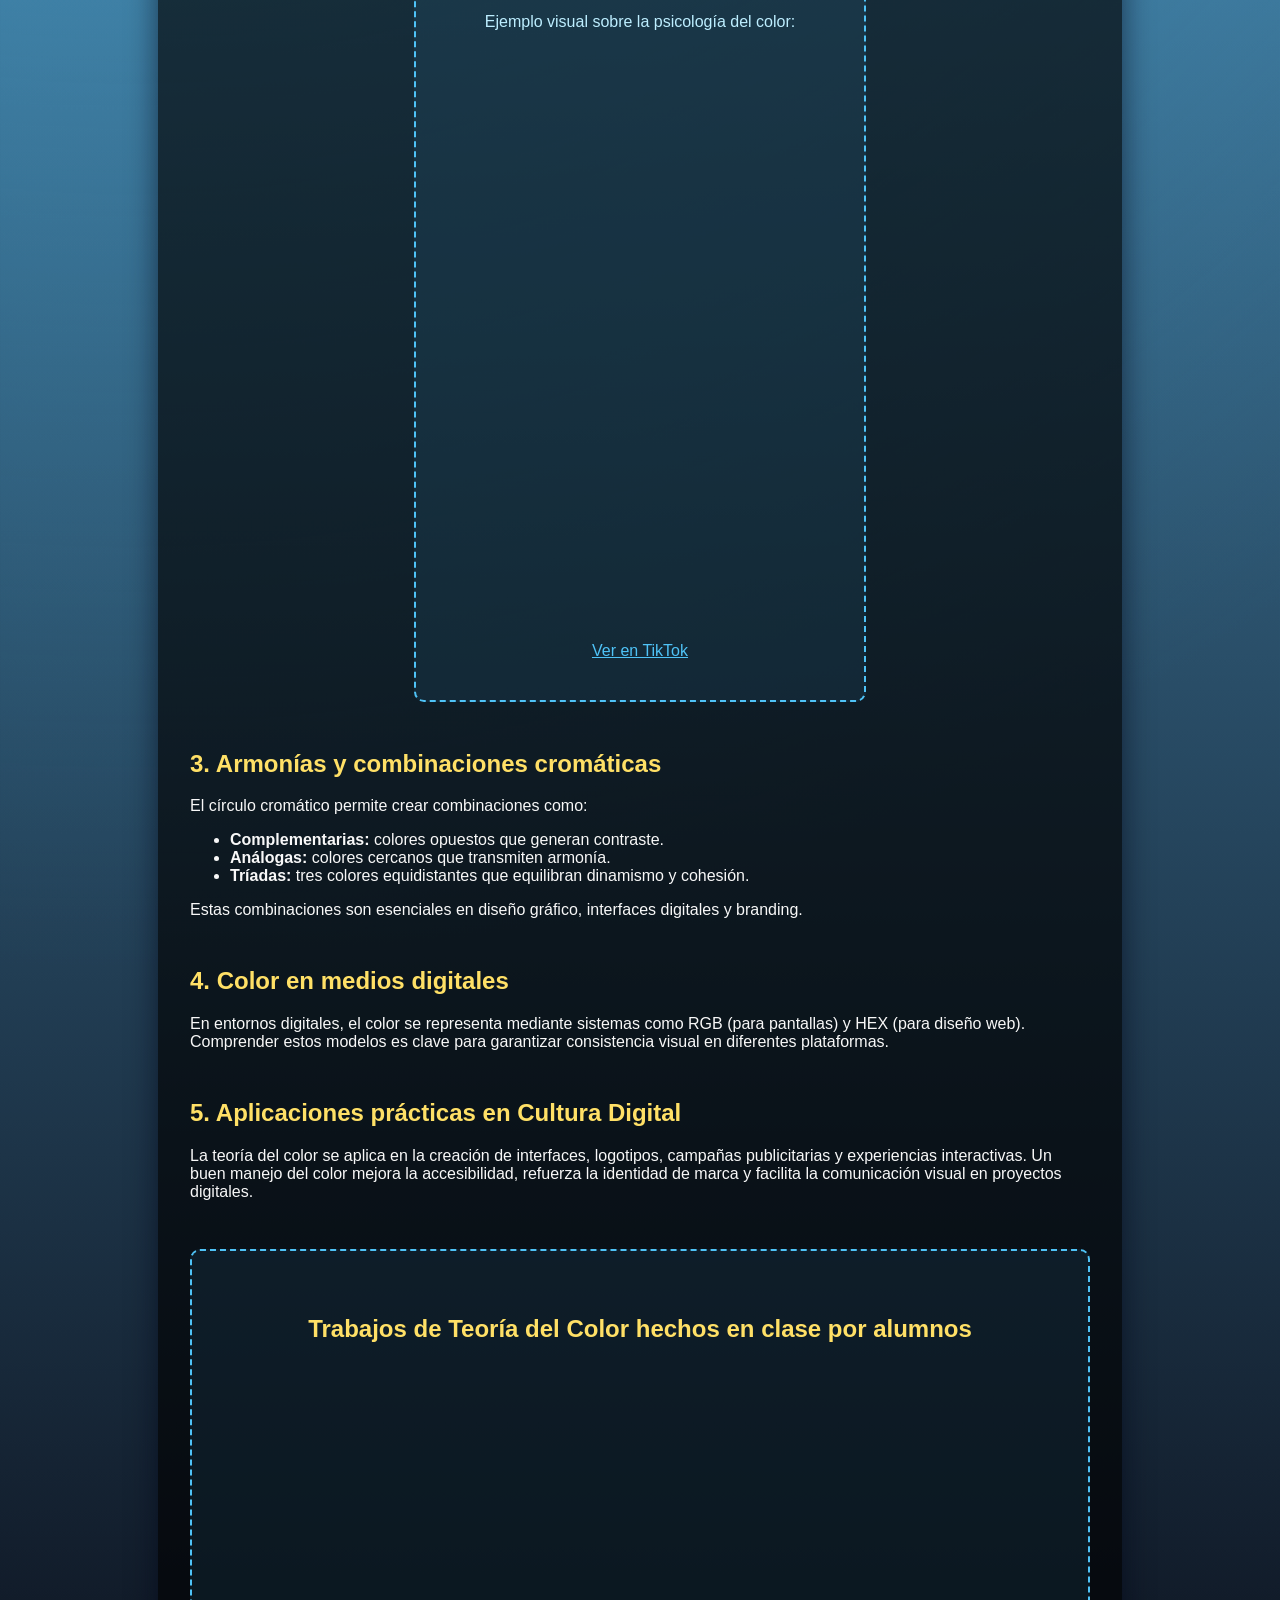
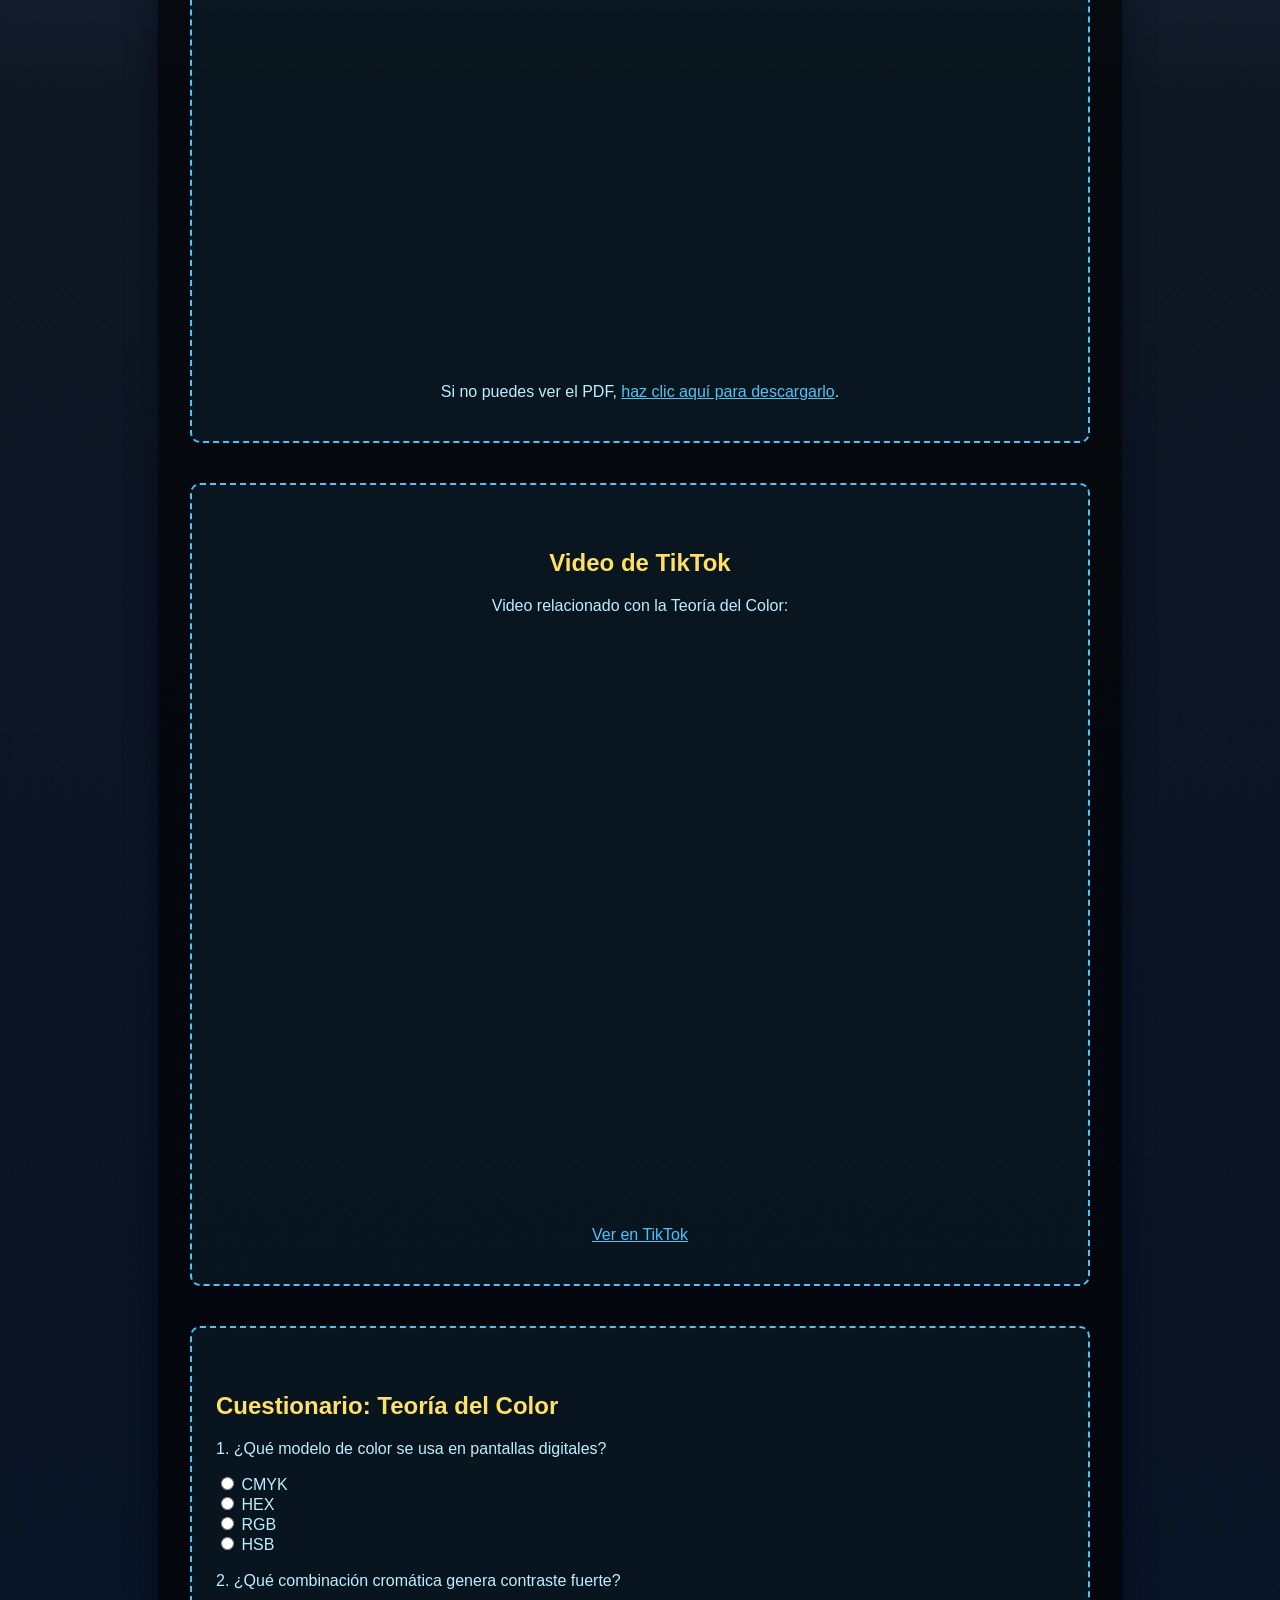
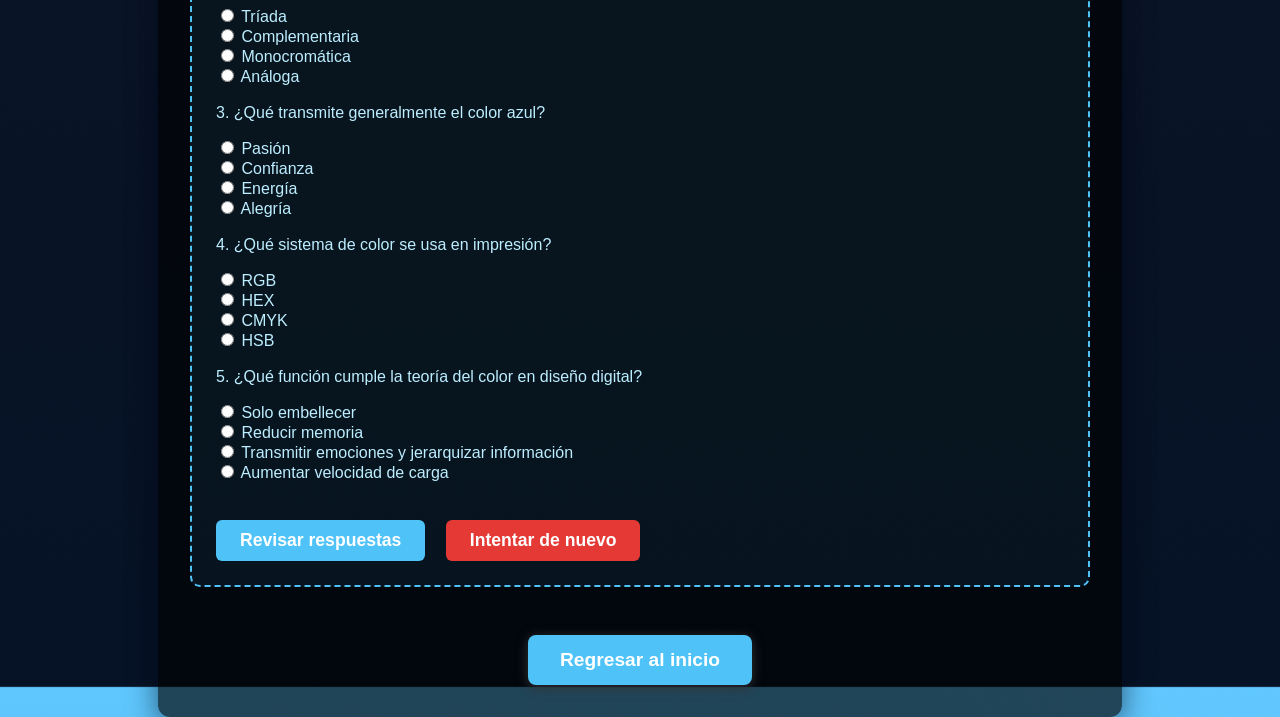
<file: proyecto individual/cultura.html>
<!DOCTYPE html>
<html lang="es">
<head>
  <meta charset="UTF-8">
  <title>Introducción a Cultura Digital: Teoría del Color</title>
  <style>
    body {
      margin: 0;
      padding: 0;
      background: url('img/cultura_fondo.jpg') no-repeat center center fixed,
        radial-gradient(circle at 10% 10%, rgba(79,195,247,0.35) 0%, rgba(79,195,247,0.18) 20%, transparent 40%),
        linear-gradient(180deg,#64c8ff 0%, #0f1724 60%, #061226 100%);
      background-size: cover;
      background-position: center;
      font-family: Arial, sans-serif;
      color: #f8f8f8;
    }
    nav {
      position: fixed;
      top: 0;
      width: 100%;
      background-color: rgba(0, 0, 0, 0.7);
      padding: 10px;
      text-align: center;
      z-index: 1000;
    }
    nav a {
      color: #fff;
      margin: 0 15px;
      text-decoration: none;
      font-weight: bold;
      transition: color 0.2s;
    }
    nav a:hover {
      color: #4fc3f7;
      text-shadow: 0 2px 8px #64c8ff;
    }
    .container {
      position: relative;
      top: 70px;
      margin: 40px auto;
      width: 90%;
      max-width: 900px;
      background-color: rgba(0, 0, 0, 0.65);
      padding: 32px;
      border-radius: 12px;
      box-shadow: 0 6px 30px rgba(2,6,23,0.6);
    }
    h1 {
      color: #fffbe6;
      text-shadow: 0 2px 12px #4fc3f7, 0 1px 0 #333;
      margin-top: 0;
    }
    h2 {
      color: #ffe066;
      margin-top: 40px;
    }
    section {
      margin-bottom: 48px;
    }
    .media-space {
      margin: 40px 0;
      text-align: center;
      border: 2px dashed #4fc3f7;
      border-radius: 10px;
      padding: 24px;
      background: rgba(79,195,247,0.08);
      color: #bdeeff;
    }
  </style>
</head>
<body>
  <nav>
    <a href="#intro">Introducción</a>
    <a href="#concepto">Concepto</a>
    <a href="#psicologia">Psicología</a>
    <a href="#armonias">Armonías</a>
    <a href="#digital">Color Digital</a>
    <a href="#aplicaciones">Aplicaciones</a>
    <a href="#pdf">PDF</a>
    <a href="#tiktok">TikTok</a>
  </nav>
  <div class="container">
    <section id="intro">
      <h1>Introducción a Cultura Digital: Teoría del Color</h1>
      <p>La Teoría del Color es un pilar dentro de la Cultura Digital, ya que permite comprender cómo los colores influyen en la percepción, la comunicación visual y el diseño. En entornos digitales, el uso adecuado del color no solo embellece, sino que también transmite emociones, jerarquiza información y fortalece la identidad visual de proyectos y marcas.</p>
    </section>
    <section id="concepto">
      <h2>1. Concepto de la Teoría del Color</h2>
      <p>La teoría del color estudia cómo los colores interactúan entre sí y cómo afectan la percepción humana. Incluye principios básicos como el círculo cromático, los colores primarios, secundarios y terciarios, así como las relaciones de contraste y armonía.</p>
    </section>
    <section id="video-circulo-cromatico" class="media-space" style="margin: 48px auto; max-width: 400px;">
      <h2>Video de TikTok: Círculo Cromático</h2>
      <p>Ejemplo visual sobre el círculo cromático:</p>
      <iframe src="https://www.tiktok.com/embed/v2/7561758108855323926" width="325" height="575" frameborder="0" allowfullscreen></iframe>
      <p><a href="https://www.tiktok.com/@sugusdemaduixa/video/7561758108855323926?is_from_webapp=1&sender_device=pc&web_id=7588239173899961867" target="_blank" style="color:#4fc3f7;">Ver en TikTok</a></p>
    </section>
    <section id="psicologia">
      <h2>2. Psicología del Color</h2>
      <p>Cada color transmite sensaciones y emociones distintas. Por ejemplo, el azul suele asociarse con confianza y calma, mientras que el rojo evoca energía y pasión. En la cultura digital, esta psicología se aplica para captar la atención y generar respuestas específicas en el usuario.</p>
    </section>
    <section id="video-psicologia-color" class="media-space" style="margin: 48px auto; max-width: 400px;">
      <h2>Video de TikTok: Psicología del Color</h2>
      <p>Ejemplo visual sobre la psicología del color:</p>
      <iframe src="https://www.tiktok.com/embed/v2/7526921304247667973" width="325" height="575" frameborder="0" allowfullscreen></iframe>
      <p><a href="https://www.tiktok.com/@giusseppe.mezau/video/7526921304247667973?is_from_webapp=1&sender_device=pc&web_id=7588239173899961867" target="_blank" style="color:#4fc3f7;">Ver en TikTok</a></p>
    </section>
    <section id="armonias">
      <h2>3. Armonías y combinaciones cromáticas</h2>
      <p>El círculo cromático permite crear combinaciones como:</p>
      <ul>
        <li><strong>Complementarias:</strong> colores opuestos que generan contraste.</li>
        <li><strong>Análogas:</strong> colores cercanos que transmiten armonía.</li>
        <li><strong>Tríadas:</strong> tres colores equidistantes que equilibran dinamismo y cohesión.</li>
      </ul>
      <p>Estas combinaciones son esenciales en diseño gráfico, interfaces digitales y branding.</p>
    </section>
    <section id="digital">
      <h2>4. Color en medios digitales</h2>
      <p>En entornos digitales, el color se representa mediante sistemas como RGB (para pantallas) y HEX (para diseño web). Comprender estos modelos es clave para garantizar consistencia visual en diferentes plataformas.</p>
    </section>
    <section id="aplicaciones">
      <h2>5. Aplicaciones prácticas en Cultura Digital</h2>
      <p>La teoría del color se aplica en la creación de interfaces, logotipos, campañas publicitarias y experiencias interactivas. Un buen manejo del color mejora la accesibilidad, refuerza la identidad de marca y facilita la comunicación visual en proyectos digitales.</p>
    </section>
    <section id="pdf" class="media-space">
      <h2>Trabajos de Teoría del Color hechos en clase por alumnos</h2>
      <iframe src="pdf/brillo_merged.pdf" width="100%" height="600px" style="border:none;"></iframe>
      <p>Si no puedes ver el PDF, <a href="pdf/brillo_merged.pdf" target="_blank" style="color:#4fc3f7;">haz clic aquí para descargarlo</a>.</p>
    </section>
    <section id="tiktok" class="media-space">
      <h2>Video de TikTok</h2>
      <p>Video relacionado con la Teoría del Color:</p>
      <iframe src="https://www.tiktok.com/embed/v2/7266561659869646085" width="325" height="575" frameborder="0" allowfullscreen></iframe>
      <p><a href="https://www.tiktok.com/@_.majoverse/video/7266561659869646085?is_from_webapp=1&sender_device=pc&web_id=7588239173899961867" target="_blank" style="color:#4fc3f7;">Ver en TikTok</a></p>
    </section>
    <section id="cuestionario" class="media-space" style="text-align:left;">
      <h2>Cuestionario: Teoría del Color</h2>
      <form id="quiz-form">
        <div class="quiz-question" style="margin-bottom:18px;">
          <p>1. ¿Qué modelo de color se usa en pantallas digitales?</p>
          <label><input type="radio" name="q1" value="a"> CMYK</label><br>
          <label><input type="radio" name="q1" value="b"> HEX</label><br>
          <label><input type="radio" name="q1" value="c"> RGB</label><br>
          <label><input type="radio" name="q1" value="d"> HSB</label>
          <div class="quiz-feedback" id="feedback-q1"></div>
        </div>
        <div class="quiz-question" style="margin-bottom:18px;">
          <p>2. ¿Qué combinación cromática genera contraste fuerte?</p>
          <label><input type="radio" name="q2" value="a"> Tríada</label><br>
          <label><input type="radio" name="q2" value="b"> Complementaria</label><br>
          <label><input type="radio" name="q2" value="c"> Monocromática</label><br>
          <label><input type="radio" name="q2" value="d"> Análoga</label>
          <div class="quiz-feedback" id="feedback-q2"></div>
        </div>
        <div class="quiz-question" style="margin-bottom:18px;">
          <p>3. ¿Qué transmite generalmente el color azul?</p>
          <label><input type="radio" name="q3" value="a"> Pasión</label><br>
          <label><input type="radio" name="q3" value="b"> Confianza</label><br>
          <label><input type="radio" name="q3" value="c"> Energía</label><br>
          <label><input type="radio" name="q3" value="d"> Alegría</label>
          <div class="quiz-feedback" id="feedback-q3"></div>
        </div>
        <div class="quiz-question" style="margin-bottom:18px;">
          <p>4. ¿Qué sistema de color se usa en impresión?</p>
          <label><input type="radio" name="q4" value="a"> RGB</label><br>
          <label><input type="radio" name="q4" value="b"> HEX</label><br>
          <label><input type="radio" name="q4" value="c"> CMYK</label><br>
          <label><input type="radio" name="q4" value="d"> HSB</label>
          <div class="quiz-feedback" id="feedback-q4"></div>
        </div>
        <div class="quiz-question" style="margin-bottom:18px;">
          <p>5. ¿Qué función cumple la teoría del color en diseño digital?</p>
          <label><input type="radio" name="q5" value="a"> Solo embellecer</label><br>
          <label><input type="radio" name="q5" value="b"> Reducir memoria</label><br>
          <label><input type="radio" name="q5" value="c"> Transmitir emociones y jerarquizar información</label><br>
          <label><input type="radio" name="q5" value="d"> Aumentar velocidad de carga</label>
          <div class="quiz-feedback" id="feedback-q5"></div>
        </div>
        <button type="button" onclick="checkQuiz()" style="margin-top:20px; font-size:1.1em; padding:10px 24px; border-radius:6px; background:#4fc3f7; color:#fff; border:none; font-weight:bold; cursor:pointer;">Revisar respuestas</button>
        <button type="button" onclick="resetQuiz()" style="margin-top:20px; margin-left:16px; font-size:1.1em; padding:10px 24px; border-radius:6px; background:#e53935; color:#fff; border:none; font-weight:bold; cursor:pointer;">Intentar de nuevo</button>
      </form>
    </section>
    <script>
      function checkQuiz() {
        const answers = {
          q1: 'c',
          q2: 'b',
          q3: 'b',
          q4: 'c',
          q5: 'c'
        };
        for (let i = 1; i <= 5; i++) {
          const q = 'q' + i;
          const radios = document.getElementsByName(q);
          let selected = '';
          for (const r of radios) {
            if (r.checked) selected = r.value;
          }
          const feedback = document.getElementById('feedback-' + q);
          if (!selected) {
            feedback.innerHTML = '';
            continue;
          }
          if (selected === answers[q]) {
            feedback.innerHTML = '<span style="color: #4caf50; font-size:1.5em;">✔️</span>';
          } else {
            feedback.innerHTML = '<span style="color: #e53935; font-size:1.5em;">❌</span>';
          }
        }
      }
      function resetQuiz() {
        for (let i = 1; i <= 5; i++) {
          const q = 'q' + i;
          const radios = document.getElementsByName(q);
          for (const r of radios) {
            r.checked = false;
          }
          const feedback = document.getElementById('feedback-' + q);
          feedback.innerHTML = '';
        }
      }
    </script>
    <div style="text-align:center; margin: 48px 0 0 0;">
    <a href="anclas.html" style="display:inline-block; background:#4fc3f7; color:#fff; font-weight:bold; padding:14px 32px; border-radius:8px; text-decoration:none; font-size:1.2em; box-shadow:0 2px 12px #333; transition:background 0.2s;">Regresar al inicio</a>
  </div>
  </div>
</body>
</html>
</file>
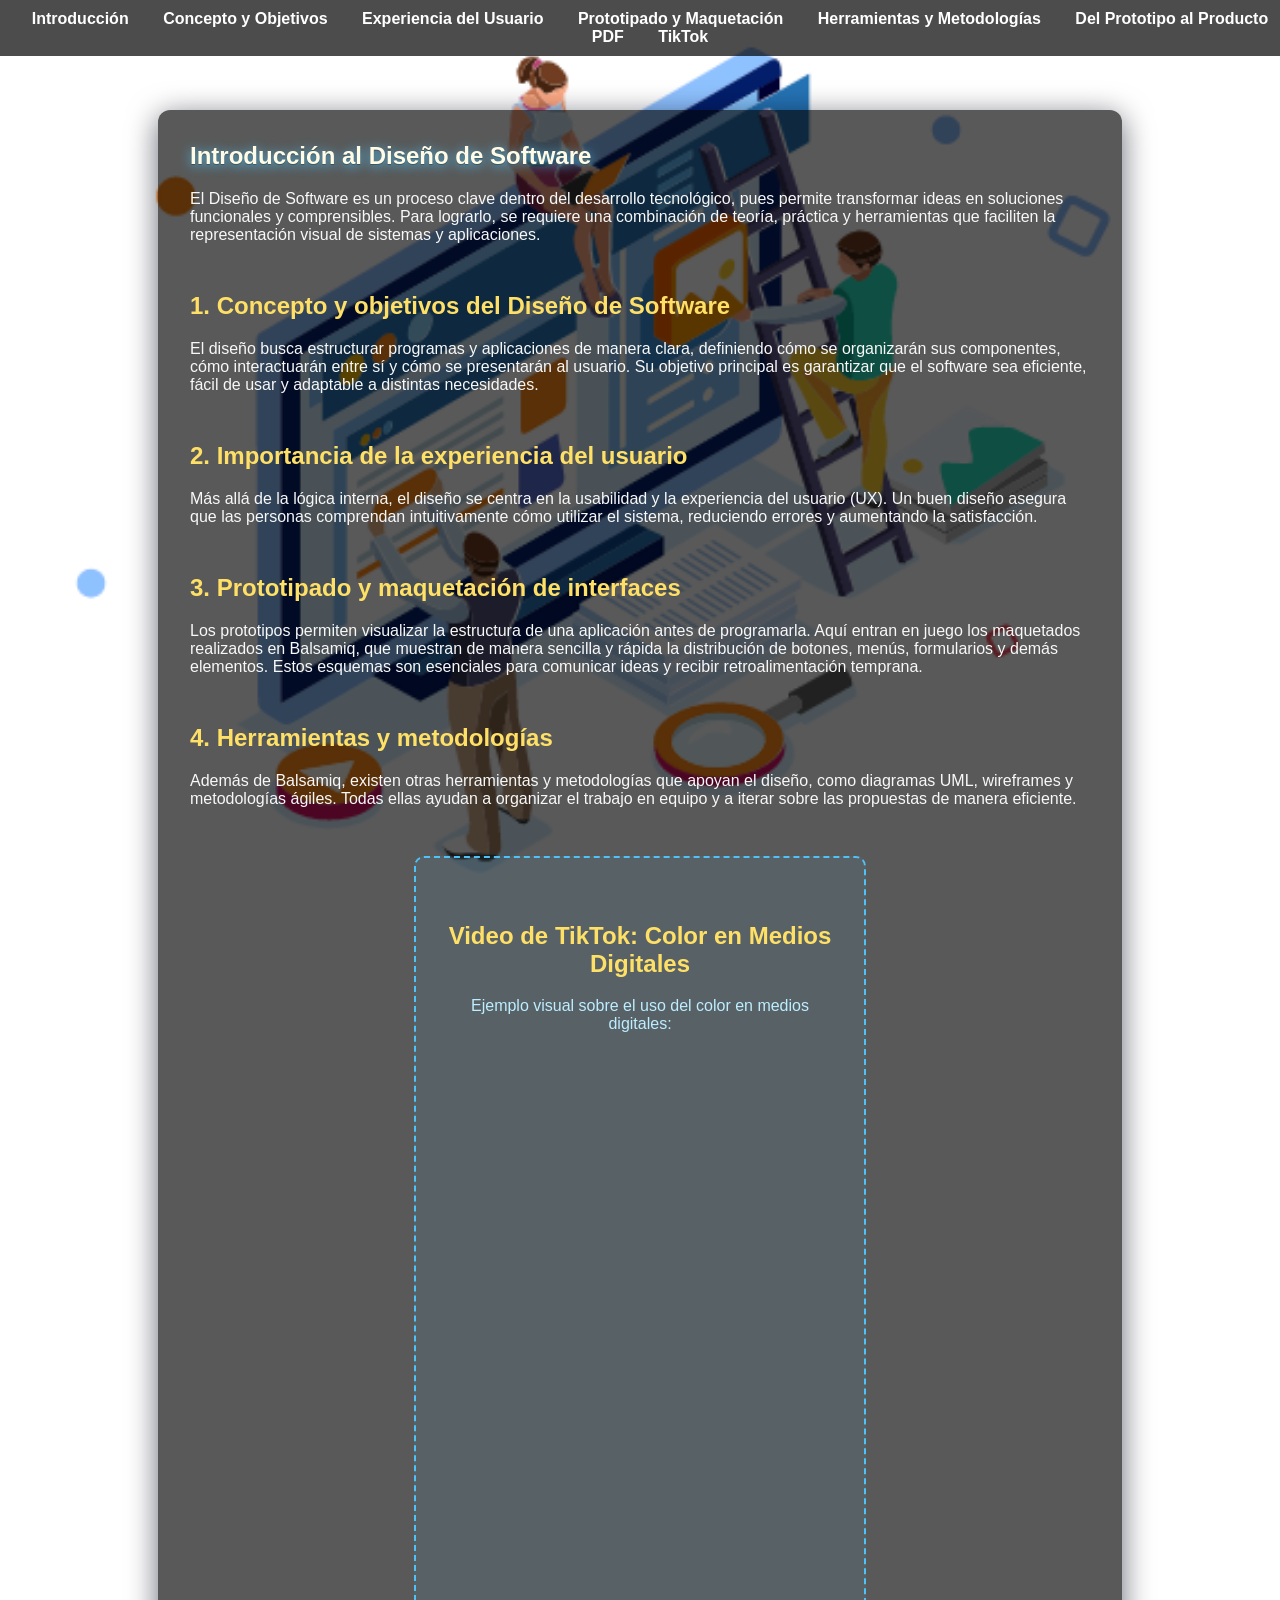
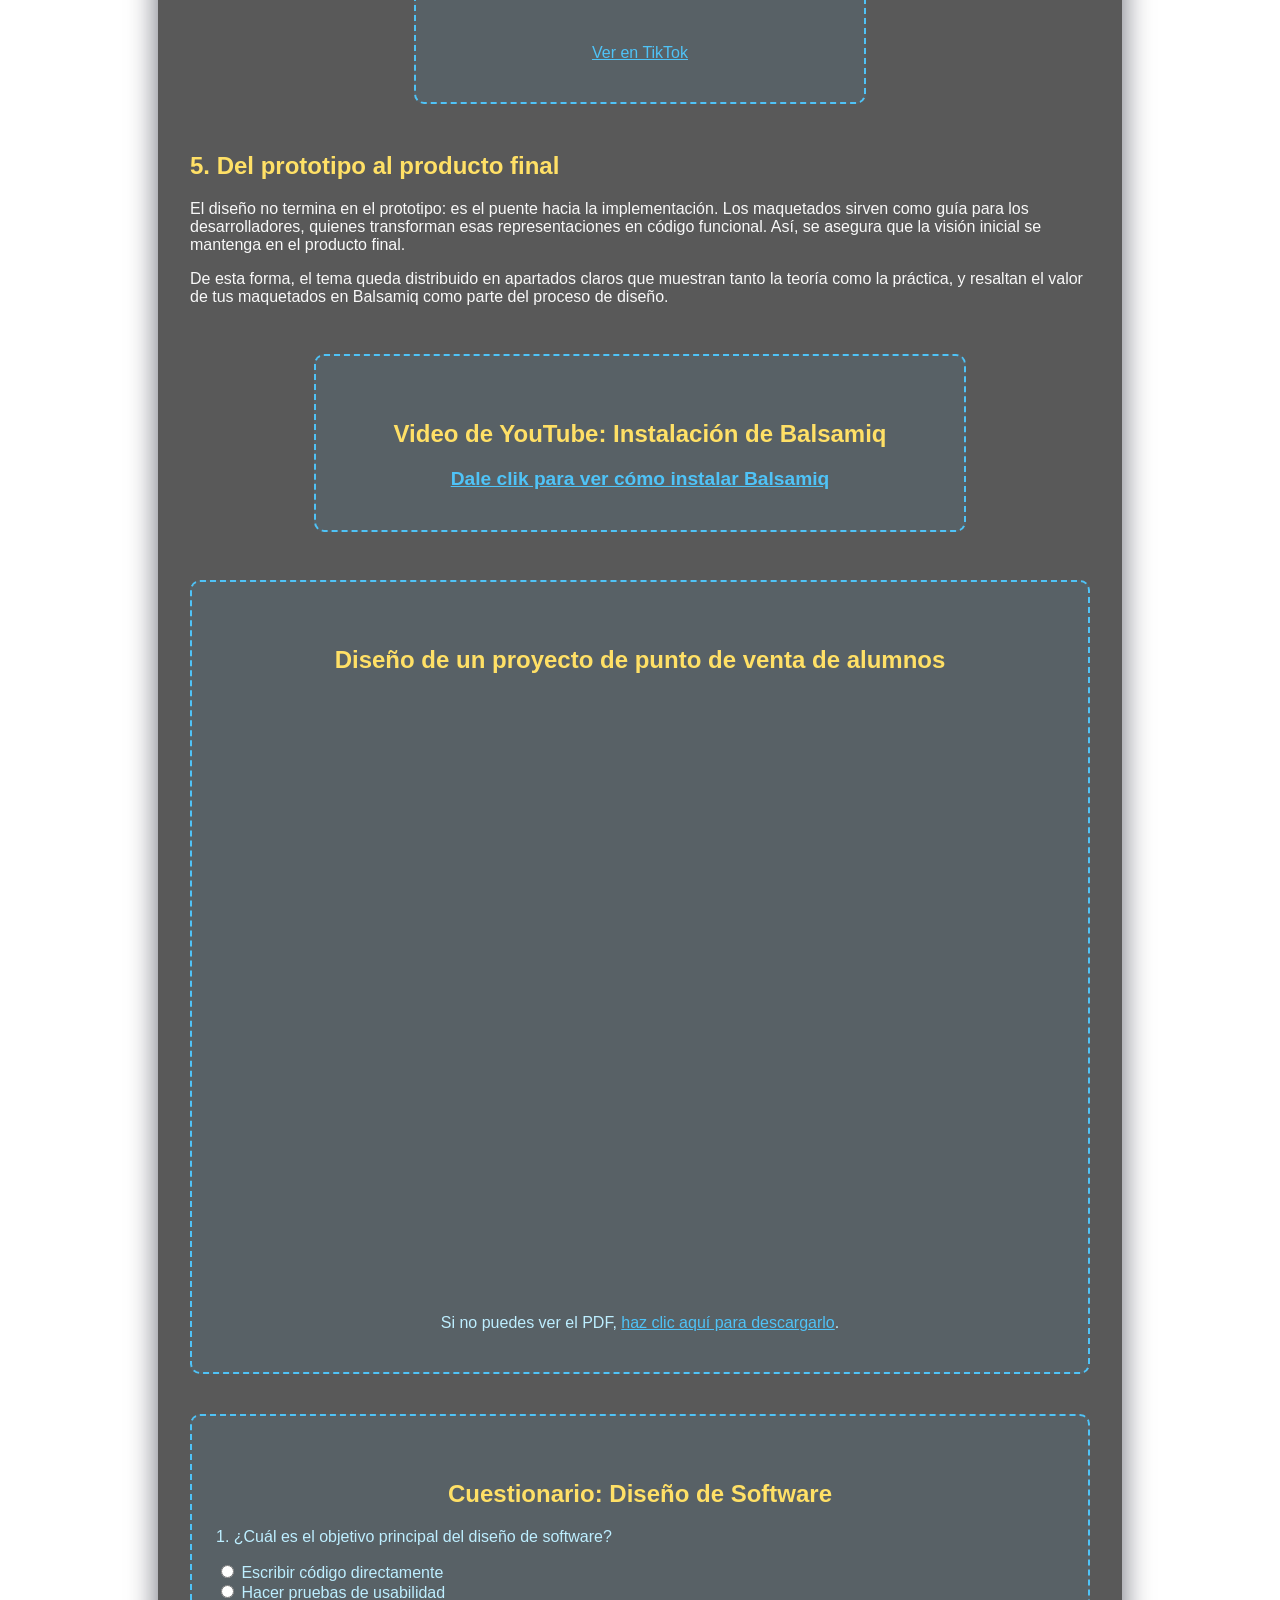
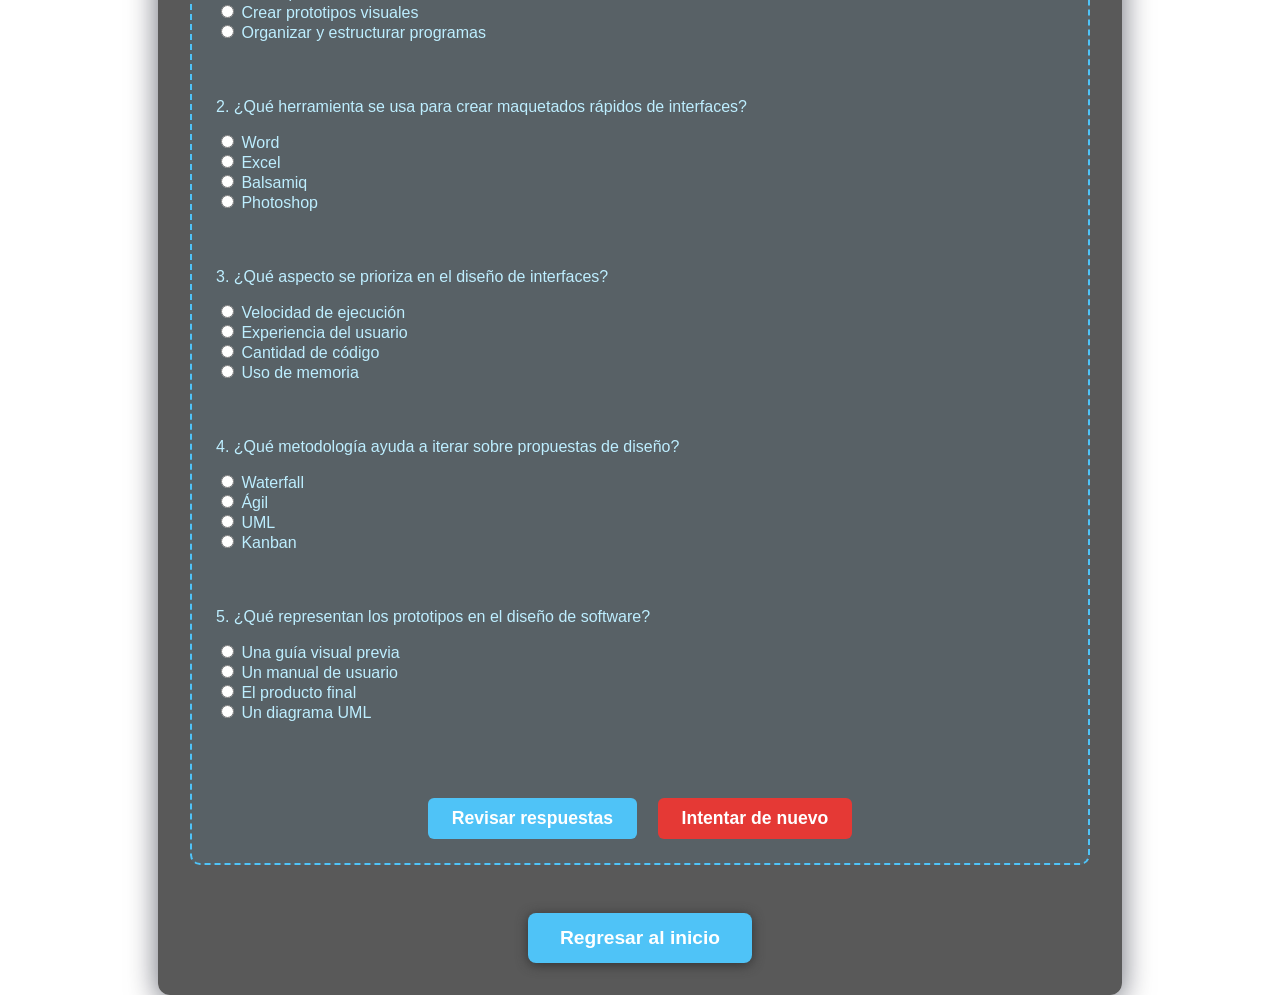
<file: proyecto individual/Diseña.html>
<!DOCTYPE html>
<html lang="es">
<head>
  <meta charset="UTF-8">
  <title>Introducción al Diseño de Software</title>
  <style>
    body {
      margin: 0;
      padding: 0;
      background: url('img/diseña_fondo.jpg') no-repeat center center fixed;
      background-size: cover;
      font-family: Arial, sans-serif;
      color: #f8f8f8;
    }
    nav {
      position: fixed;
      top: 0;
      width: 100%;
      background-color: rgba(0, 0, 0, 0.7);
      padding: 10px;
      text-align: center;
      z-index: 1000;
    }
    nav a {
      color: #fff;
      margin: 0 15px;
      text-decoration: none;
      font-weight: bold;
      transition: color 0.2s;
    }
    nav a:hover {
      color: #4fc3f7;
      text-shadow: 0 2px 8px #64c8ff;
    }
    .container {
      position: relative;
      top: 70px;
      margin: 40px auto;
      width: 90%;
      max-width: 900px;
      background-color: rgba(0, 0, 0, 0.65);
      padding: 32px;
      border-radius: 12px;
      box-shadow: 0 6px 30px rgba(2,6,23,0.6);
    }
    h1 {
      color: #fffbe6;
      text-shadow: 0 2px 12px #4fc3f7, 0 1px 0 #333;
      margin-top: 0;
    }
    h2 {
      color: #ffe066;
      margin-top: 40px;
    }
    section {
      margin-bottom: 48px;
    }
    .media-space {
      margin: 40px 0;
      text-align: center;
      border: 2px dashed #4fc3f7;
      border-radius: 10px;
      padding: 24px;
      background: rgba(79,195,247,0.08);
      color: #bdeeff;
    }
    .quiz-question {
      margin-bottom: 24px;
      text-align: left;
    }
    .quiz-feedback {
      margin-top: 8px;
      min-height: 24px;
    }
  </style>
</head>
<body>
  <nav>
    <a href="#intro">Introducción</a>
    <a href="#concepto">Concepto y Objetivos</a>
    <a href="#ux">Experiencia del Usuario</a>
    <a href="#prototipado">Prototipado y Maquetación</a>
    <a href="#herramientas">Herramientas y Metodologías</a>
    <a href="#producto">Del Prototipo al Producto</a>
    <a href="#pdf">PDF</a>
    <a href="#tiktok">TikTok</a>
  </nav>
  <div class="container">
    <section id="intro">
      <h1>Introducción al Diseño de Software</h1>
      <p>El Diseño de Software es un proceso clave dentro del desarrollo tecnológico, pues permite transformar ideas en soluciones funcionales y comprensibles. Para lograrlo, se requiere una combinación de teoría, práctica y herramientas que faciliten la representación visual de sistemas y aplicaciones.</p>
    </section>
    <section id="concepto">
      <h2>1. Concepto y objetivos del Diseño de Software</h2>
      <p>El diseño busca estructurar programas y aplicaciones de manera clara, definiendo cómo se organizarán sus componentes, cómo interactuarán entre sí y cómo se presentarán al usuario. Su objetivo principal es garantizar que el software sea eficiente, fácil de usar y adaptable a distintas necesidades.</p>
    </section>
    <section id="ux">
      <h2>2. Importancia de la experiencia del usuario</h2>
      <p>Más allá de la lógica interna, el diseño se centra en la usabilidad y la experiencia del usuario (UX). Un buen diseño asegura que las personas comprendan intuitivamente cómo utilizar el sistema, reduciendo errores y aumentando la satisfacción.</p>
    </section>
    <section id="prototipado">
      <h2>3. Prototipado y maquetación de interfaces</h2>
      <p>Los prototipos permiten visualizar la estructura de una aplicación antes de programarla. Aquí entran en juego los maquetados realizados en Balsamiq, que muestran de manera sencilla y rápida la distribución de botones, menús, formularios y demás elementos. Estos esquemas son esenciales para comunicar ideas y recibir retroalimentación temprana.</p>
    </section>
    <section id="herramientas">
      <h2>4. Herramientas y metodologías</h2>
      <p>Además de Balsamiq, existen otras herramientas y metodologías que apoyan el diseño, como diagramas UML, wireframes y metodologías ágiles. Todas ellas ayudan a organizar el trabajo en equipo y a iterar sobre las propuestas de manera eficiente.</p>
    </section>
    <section id="video-medios-digitales" class="media-space" style="margin: 48px auto; max-width: 400px;">
      <h2>Video de TikTok: Color en Medios Digitales</h2>
      <p>Ejemplo visual sobre el uso del color en medios digitales:</p>
      <iframe src="https://www.tiktok.com/embed/v2/7514310273516277048" width="325" height="575" frameborder="0" allowfullscreen></iframe>
      <p><a href="https://www.tiktok.com/@bitacora.dev/video/7514310273516277048?is_from_webapp=1&sender_device=pc" target="_blank" style="color:#4fc3f7;">Ver en TikTok</a></p>
    </section>
    <section id="producto">
      <h2>5. Del prototipo al producto final</h2>
      <p>El diseño no termina en el prototipo: es el puente hacia la implementación. Los maquetados sirven como guía para los desarrolladores, quienes transforman esas representaciones en código funcional. Así, se asegura que la visión inicial se mantenga en el producto final.</p>
      <p>De esta forma, el tema queda distribuido en apartados claros que muestran tanto la teoría como la práctica, y resaltan el valor de tus maquetados en Balsamiq como parte del proceso de diseño.</p>
    </section>
    <section id="video-youtube" class="media-space" style="margin: 48px auto; max-width: 600px;">
      <h2>Video de YouTube: Instalación de Balsamiq</h2>
      <p><a href="https://youtu.be/iamny0qTEcg?si=Fkp5xRVHYnsuajw3" target="_blank" style="color:#4fc3f7; font-size:1.2em; font-weight:bold;">Dale clik para ver cómo instalar Balsamiq</a></p>
    </section>
    <section id="pdf" class="media-space">
      <h2>Diseño de un proyecto de punto de venta de alumnos</h2>
      <iframe src="pdf/Edgar diseño.pdf" width="100%" height="600px" style="border:none;"></iframe>
      <p>Si no puedes ver el PDF, <a href="pdf/Edgar diseño.pdf" target="_blank" style="color:#4fc3f7;">haz clic aquí para descargarlo</a>.</p>
    </section>
    <section id="cuestionario" class="media-space">
      <h2>Cuestionario: Diseño de Software</h2>
      <form id="quiz-form">
        <div class="quiz-question">
          <p>1. ¿Cuál es el objetivo principal del diseño de software?</p>
          <label><input type="radio" name="q1" value="a"> Escribir código directamente</label><br>
          <label><input type="radio" name="q1" value="b"> Hacer pruebas de usabilidad</label><br>
          <label><input type="radio" name="q1" value="c"> Crear prototipos visuales</label><br>
          <label><input type="radio" name="q1" value="d"> Organizar y estructurar programas</label>
          <div class="quiz-feedback" id="feedback-q1"></div>
        </div>
        <div class="quiz-question">
          <p>2. ¿Qué herramienta se usa para crear maquetados rápidos de interfaces?</p>
          <label><input type="radio" name="q2" value="a"> Word</label><br>
          <label><input type="radio" name="q2" value="b"> Excel</label><br>
          <label><input type="radio" name="q2" value="c"> Balsamiq</label><br>
          <label><input type="radio" name="q2" value="d"> Photoshop</label>
          <div class="quiz-feedback" id="feedback-q2"></div>
        </div>
        <div class="quiz-question">
          <p>3. ¿Qué aspecto se prioriza en el diseño de interfaces?</p>
          <label><input type="radio" name="q3" value="a"> Velocidad de ejecución</label><br>
          <label><input type="radio" name="q3" value="b"> Experiencia del usuario</label><br>
          <label><input type="radio" name="q3" value="c"> Cantidad de código</label><br>
          <label><input type="radio" name="q3" value="d"> Uso de memoria</label>
          <div class="quiz-feedback" id="feedback-q3"></div>
        </div>
        <div class="quiz-question">
          <p>4. ¿Qué metodología ayuda a iterar sobre propuestas de diseño?</p>
          <label><input type="radio" name="q4" value="a"> Waterfall</label><br>
          <label><input type="radio" name="q4" value="b"> Ágil</label><br>
          <label><input type="radio" name="q4" value="c"> UML</label><br>
          <label><input type="radio" name="q4" value="d"> Kanban</label>
          <div class="quiz-feedback" id="feedback-q4"></div>
        </div>
        <div class="quiz-question">
          <p>5. ¿Qué representan los prototipos en el diseño de software?</p>
          <label><input type="radio" name="q5" value="a"> Una guía visual previa</label><br>
          <label><input type="radio" name="q5" value="b"> Un manual de usuario</label><br>
          <label><input type="radio" name="q5" value="c"> El producto final</label><br>
          <label><input type="radio" name="q5" value="d"> Un diagrama UML</label>
          <div class="quiz-feedback" id="feedback-q5"></div>
        </div>
        <button type="button" onclick="checkQuiz()" style="margin-top:20px; font-size:1.1em; padding:10px 24px; border-radius:6px; background:#4fc3f7; color:#fff; border:none; font-weight:bold; cursor:pointer;">Revisar respuestas</button>
        <button type="button" onclick="resetQuiz()" style="margin-top:20px; margin-left:16px; font-size:1.1em; padding:10px 24px; border-radius:6px; background:#e53935; color:#fff; border:none; font-weight:bold; cursor:pointer;">Intentar de nuevo</button>
      </form>
    </section>
    <div style="text-align:center; margin: 48px 0 0 0;">
      <a href="anclas.html" style="display:inline-block; background:#4fc3f7; color:#fff; font-weight:bold; padding:14px 32px; border-radius:8px; text-decoration:none; font-size:1.2em; box-shadow:0 2px 12px #333; transition:background 0.2s;">Regresar al inicio</a>
    </div>
  </div>
  <script>
    function checkQuiz() {
      const answers = {
        q1: 'd',
        q2: 'c',
        q3: 'b',
        q4: 'b',
        q5: 'a'
      };
      for (let i = 1; i <= 5; i++) {
        const q = 'q' + i;
        const radios = document.getElementsByName(q);
        let selected = '';
        for (const r of radios) {
          if (r.checked) selected = r.value;
        }
        const feedback = document.getElementById('feedback-' + q);
        if (!selected) {
          feedback.innerHTML = '';
          continue;
        }
        if (selected === answers[q]) {
          feedback.innerHTML = '<span style="color: #4caf50; font-size:1.5em;">✔️</span>';
        } else {
          feedback.innerHTML = '<span style="color: #e53935; font-size:1.5em;">❌</span>';
        }
      }
    }
    function resetQuiz() {
      for (let i = 1; i <= 5; i++) {
        const q = 'q' + i;
        const radios = document.getElementsByName(q);
        for (const r of radios) {
          r.checked = false;
        }
        const feedback = document.getElementById('feedback-' + q);
        feedback.innerHTML = '';
      }
    }
  </script>
</body>
</html>
</file>
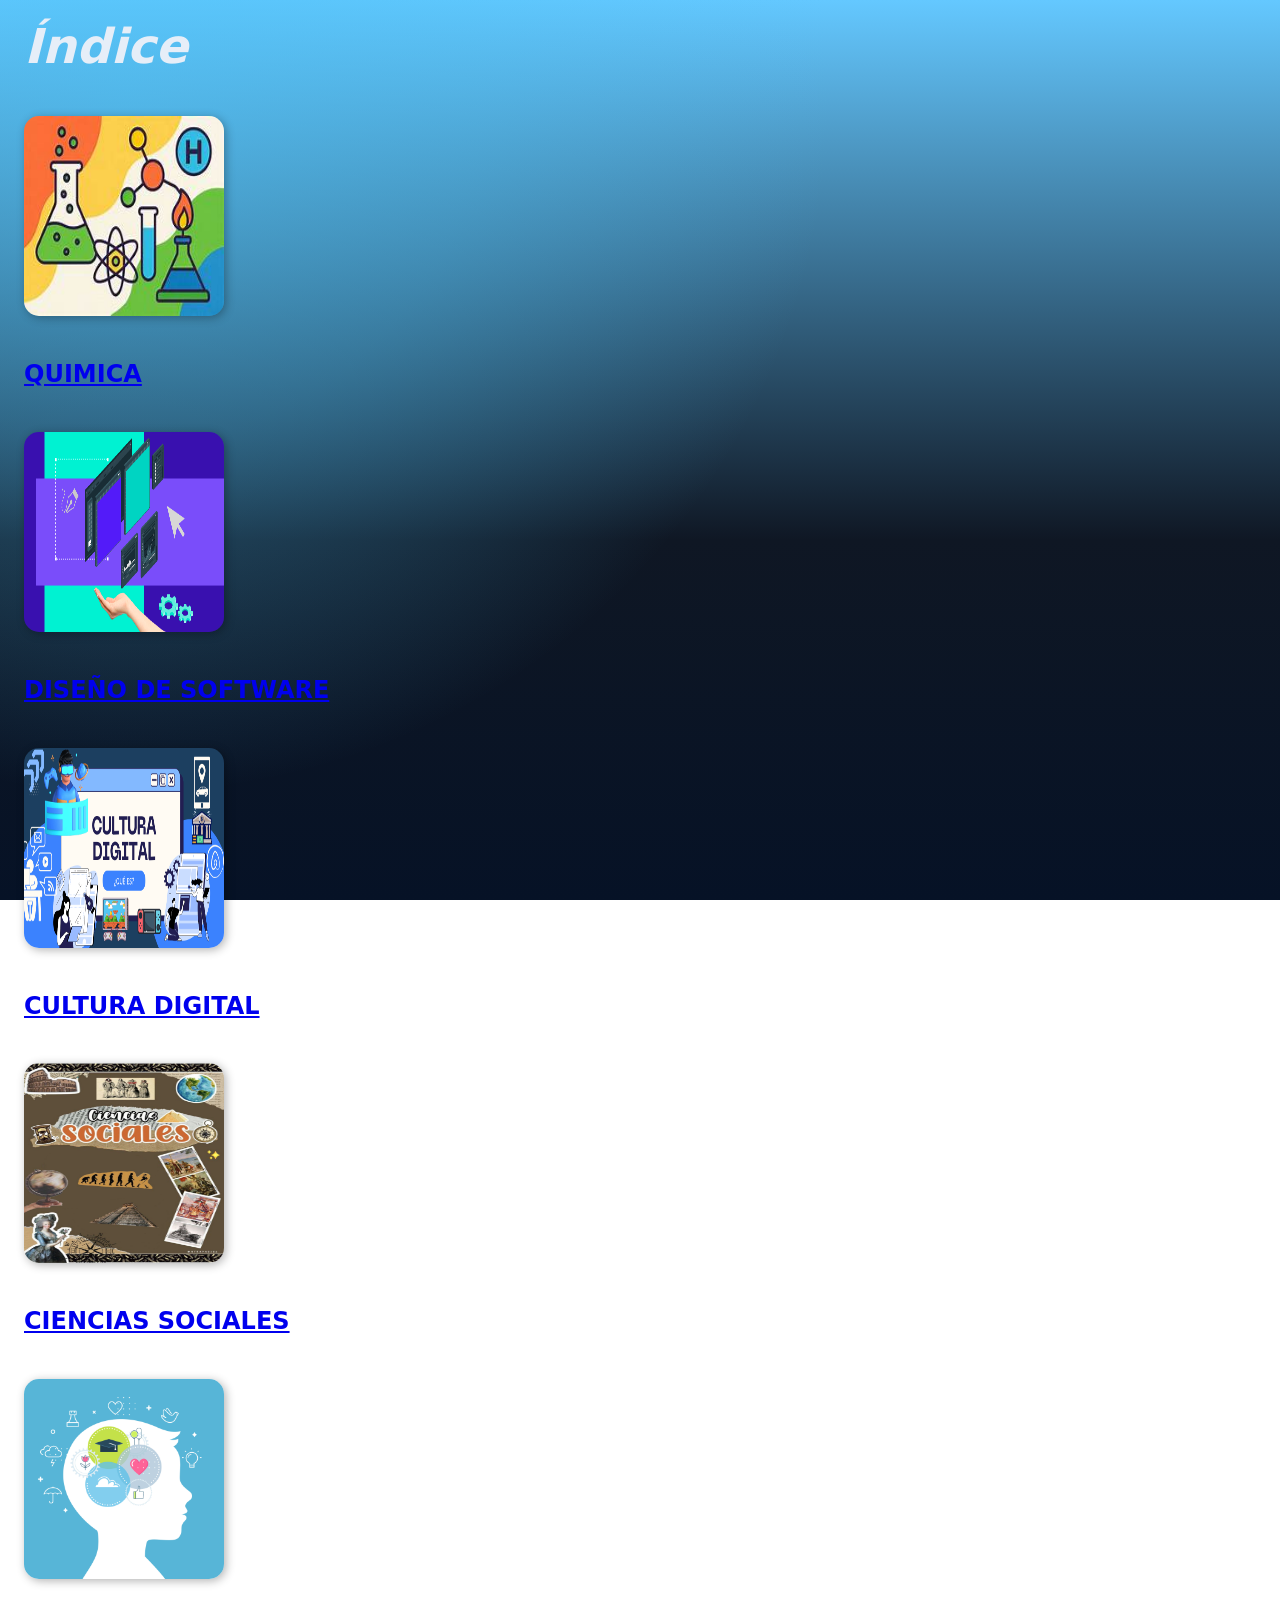
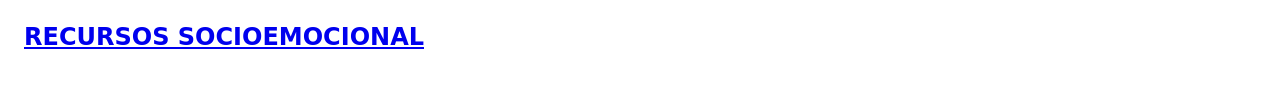
<file: proyecto individual/pr.html>
<html>
    
    <head>
        <title>Índice</title>
        <meta charset="utf-8">
        <meta name="pr" content="width=device-width, initial-scale=1">
        <style>
          .index-grid { display:flex; flex-direction:column; gap:24px; align-items:flex-start; justify-content:flex-start; padding:24px; }
          .index-grid .item { text-align:left; display:block; width:auto; transition:color 0.2s, text-shadow 0.2s; }
          .index-grid .item:hover { color:#4fc3f7; text-shadow:0 2px 8px #64c8ff; }
          .index-grid .item h2 { font-size:1.1rem; margin:8px 0 0 0; }
          .imagen{
            height:200px; width:200px; border-radius:15px; box-shadow:2px 2px 10px rgba(0,0,0,0.3); transition:transform 0.3s, box-shadow 0.3s, filter 0.2s;
            display:block;
          }
          .imagen:hover{ transform:scale(1.05); box-shadow:4px 4px 15px rgba(0,0,0,0.4); filter:brightness(1.2) saturate(1.5) drop-shadow(0 0 10px #64c8ff); }
          body {
            font-family: system-ui, -apple-system, "Segoe UI", Roboto, Arial;
            margin: 0;
            height: 100vh;
            background:
              radial-gradient(circle at 10% 10%, rgba(79,195,247,0.55) 0%, rgba(79,195,247,0.32) 25%, transparent 50%),
              linear-gradient(180deg,#64c8ff 0%, #0f1724 60%, #061226 100%);
            color: #e6eef8;
            background-attachment: fixed;
          }
          h1.indice { font-size:3em; margin:18px 24px; }
        </style>
      <script src="js/pr.js"></script>
    </head>
    <body>


        <h1 class="indice"><i>Índice</i></h1>

        <div class="index-grid">

                
             <a href="Quimica.html" target="anclas">
  <img src="img/quimica.jpg" alt="La Leyenda de la Nahuala" class="imagen">
</a>
            <h2><a class="item" href="Quimica.html"  target="anclas"> QUIMICA</a></h2>                         
            </a>
            


             <a href="Diseña.html" target="anclas">
  <img src="img/diseña.png" alt="La Leyenda de la llorona" class="imagen">
</a>
            <h2><a class="item" href="Diseña.html"  target="anclas"> DISEÑO DE SOFTWARE</a></h2>                         
            </a>


 <a href="cultura.html" target="anclas">
  <img src="img/cultura.png" alt="La Leyenda de las momias" class="imagen">
</a>
            <h2><a class="item" href="cultura.html"  target="anclas">CULTURA DIGITAL</a></h2>                         
            </a>

             <a href="ciencias.html" target="anclas">
  <img src="img/ciencias.jpg" alt="La Leyenda del chupacabras" class="imagen">
</a>
            <h2><a class="item" href="ciencias.html"  target="anclas"> CIENCIAS SOCIALES</a></h2>                         
            </a>

             <a href="recursos.html" target="anclas">
  <img src="img/recursos.jpg" alt="La Leyenda del charro negro" class="imagen">
</a>
            <h2><a class="item" href="recursos.html"  target="anclas"> RECURSOS SOCIOEMOCIONAL</a></h2>                         
            </a>

             
        </div>

    </body>
</html>
</file>
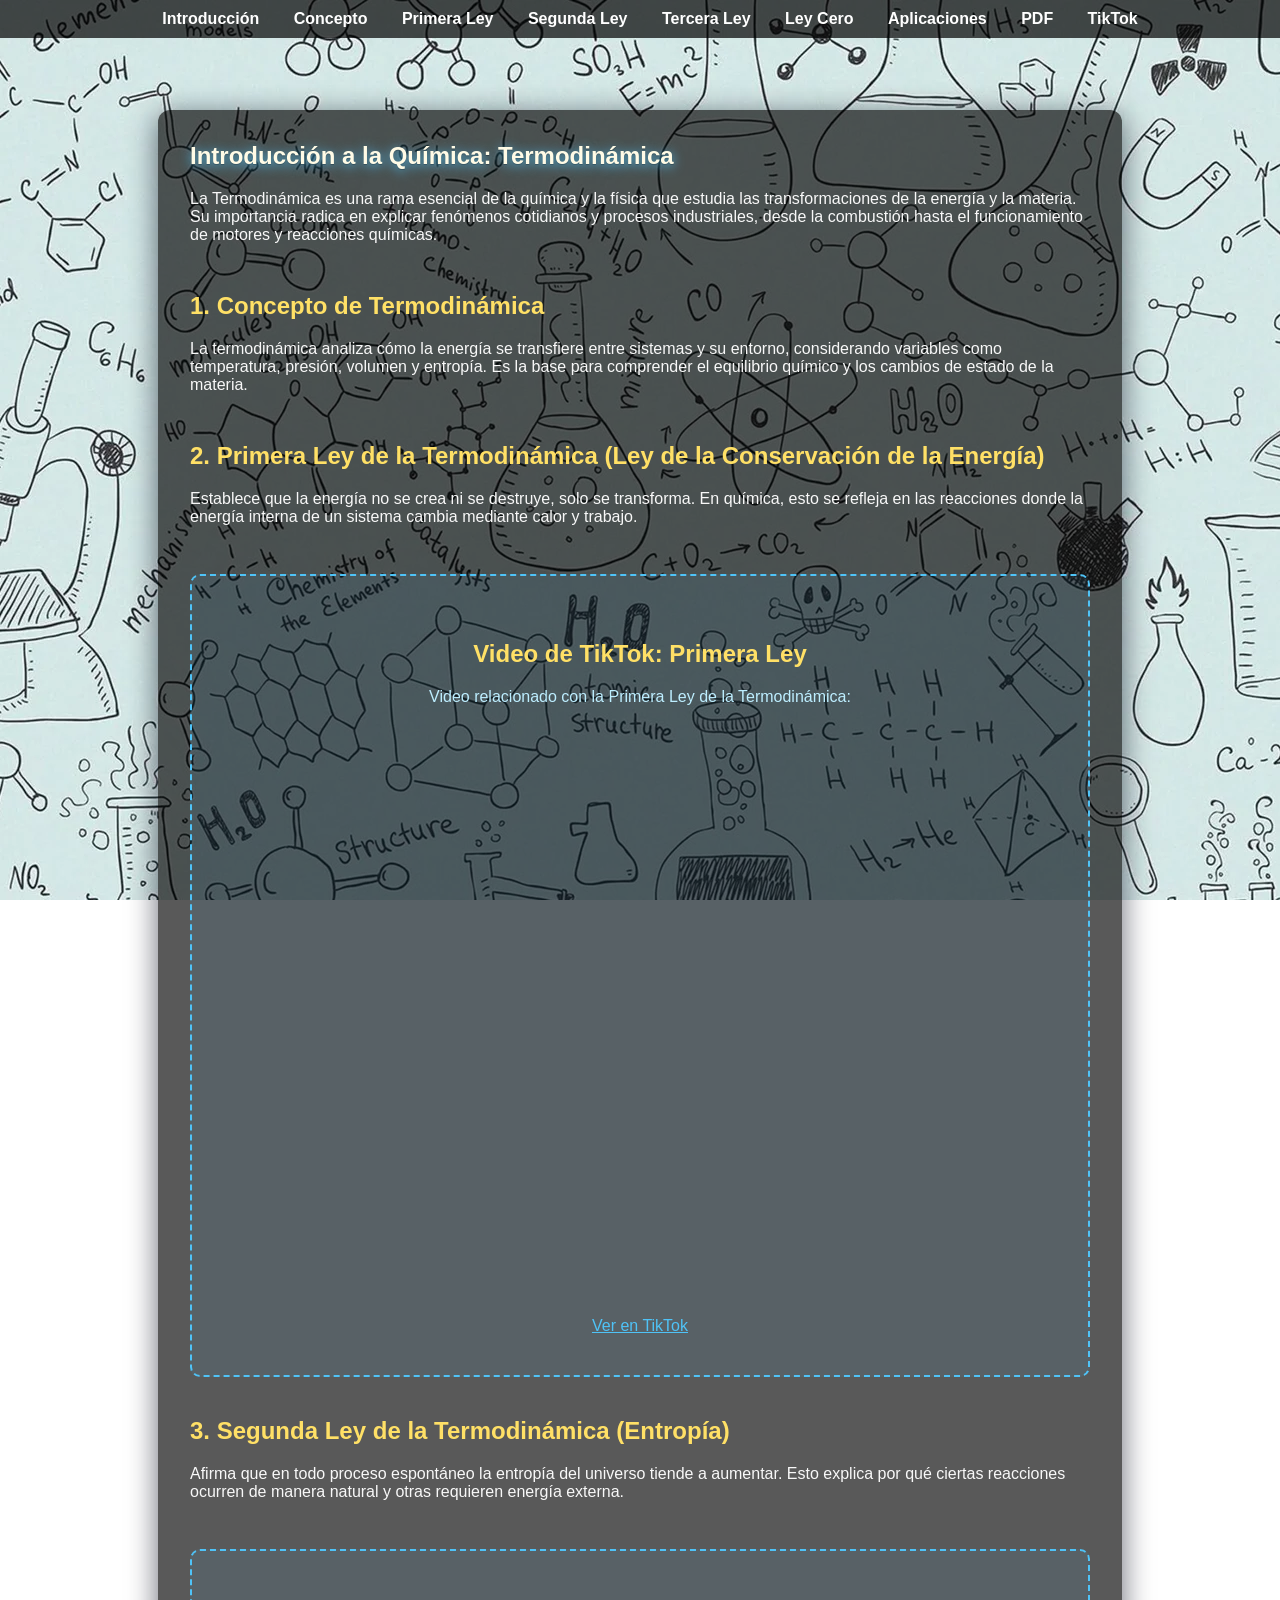
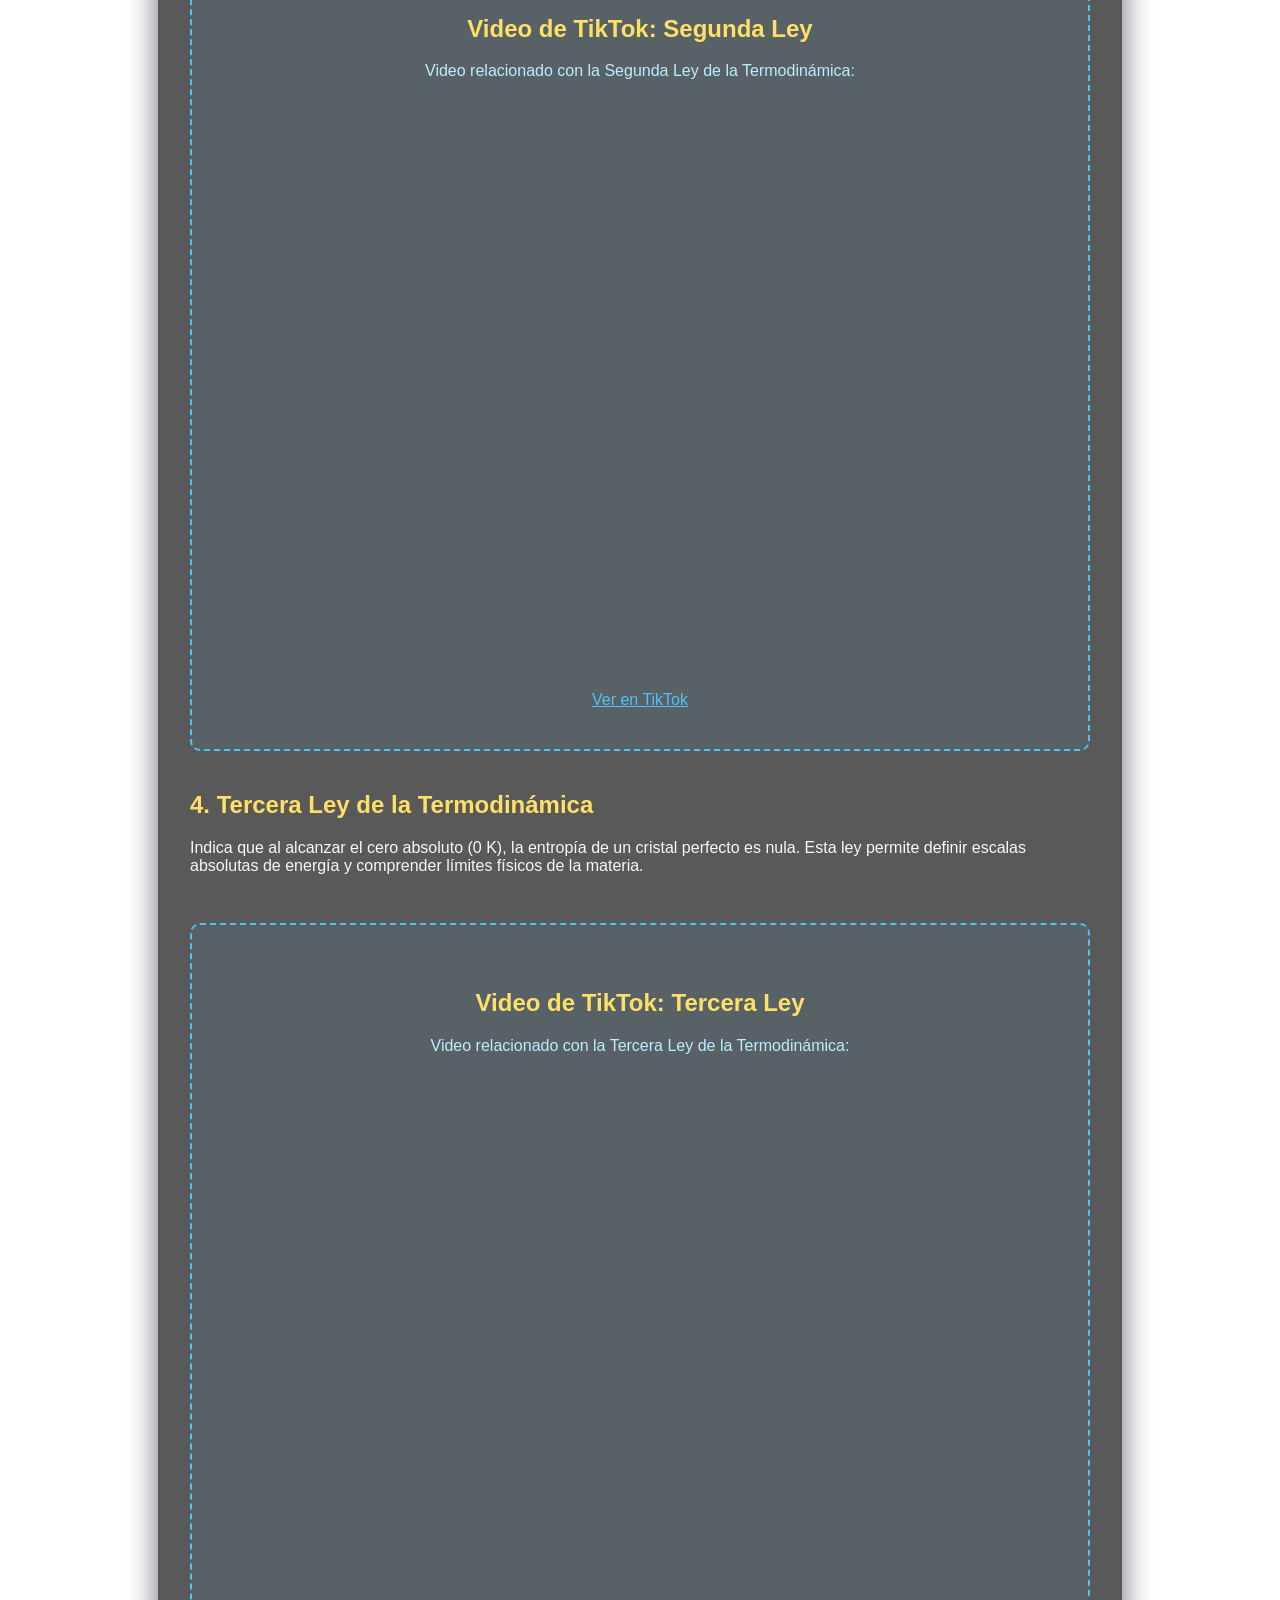
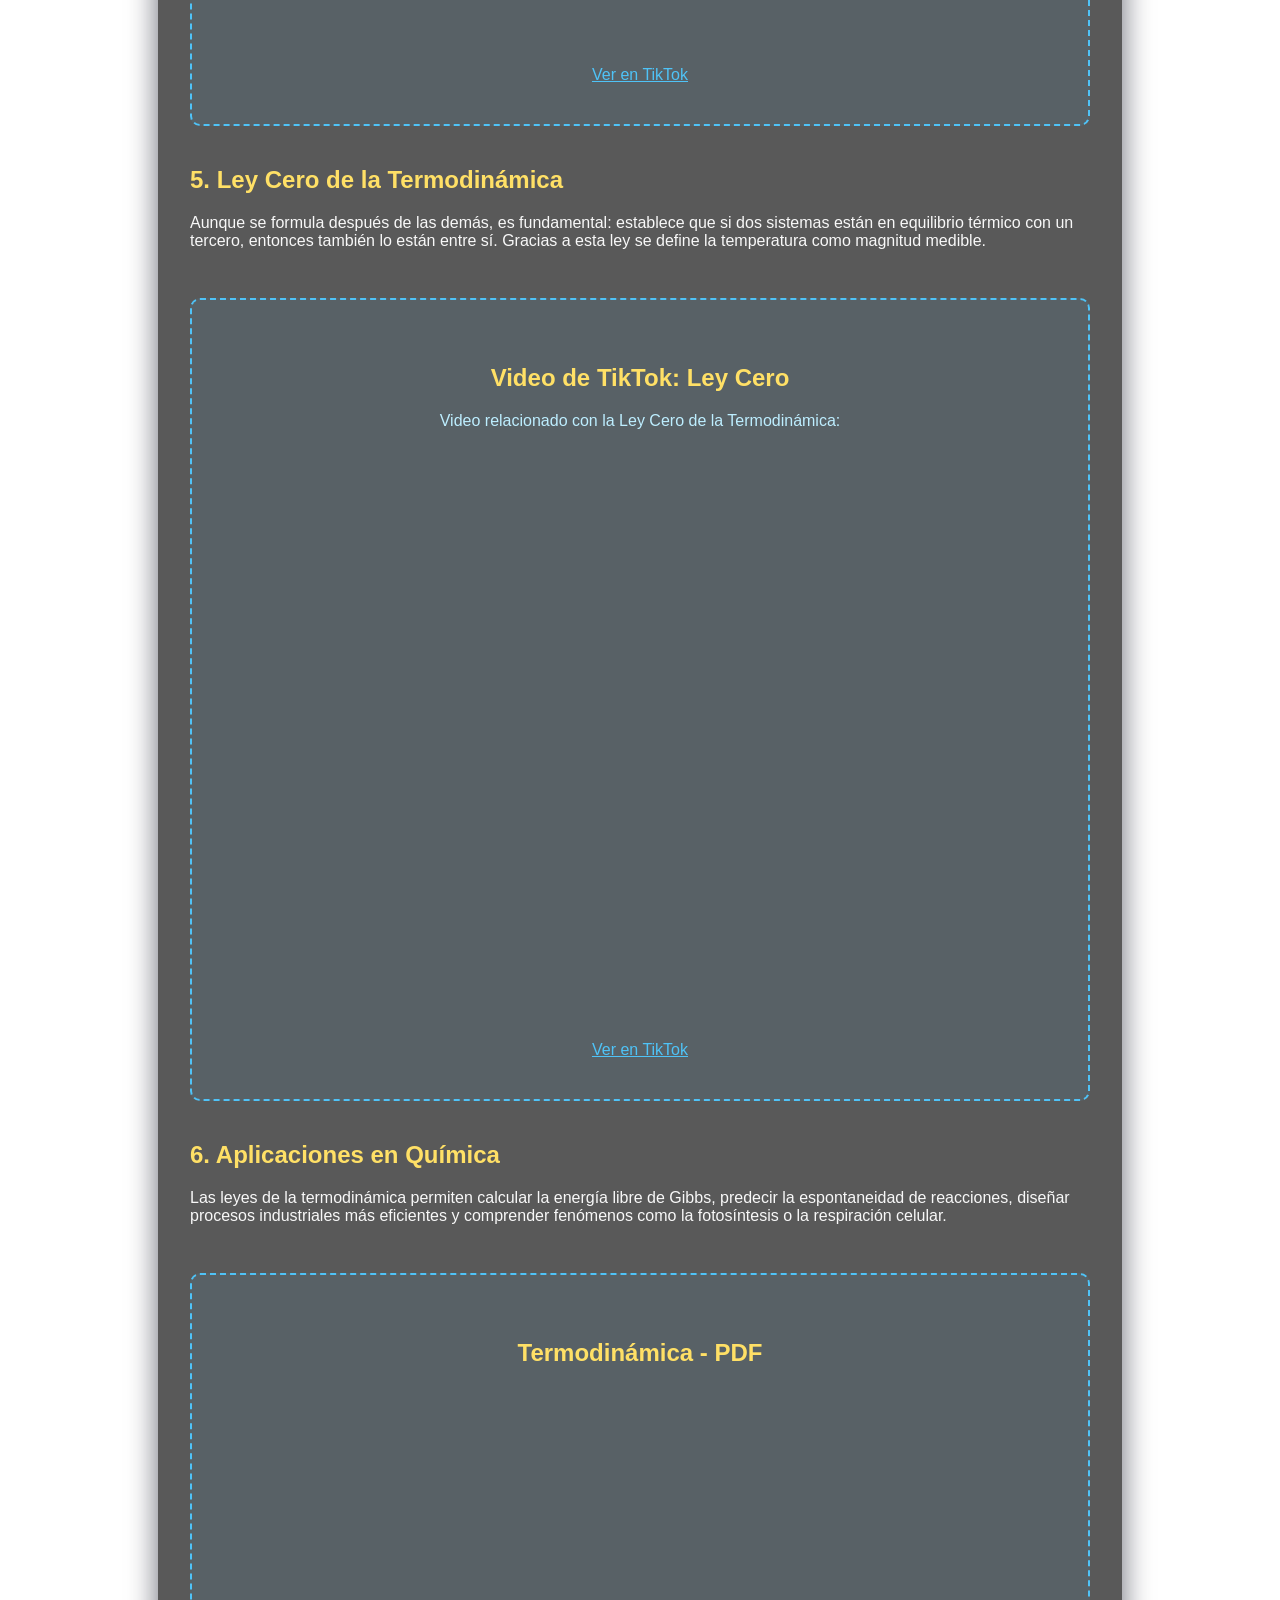
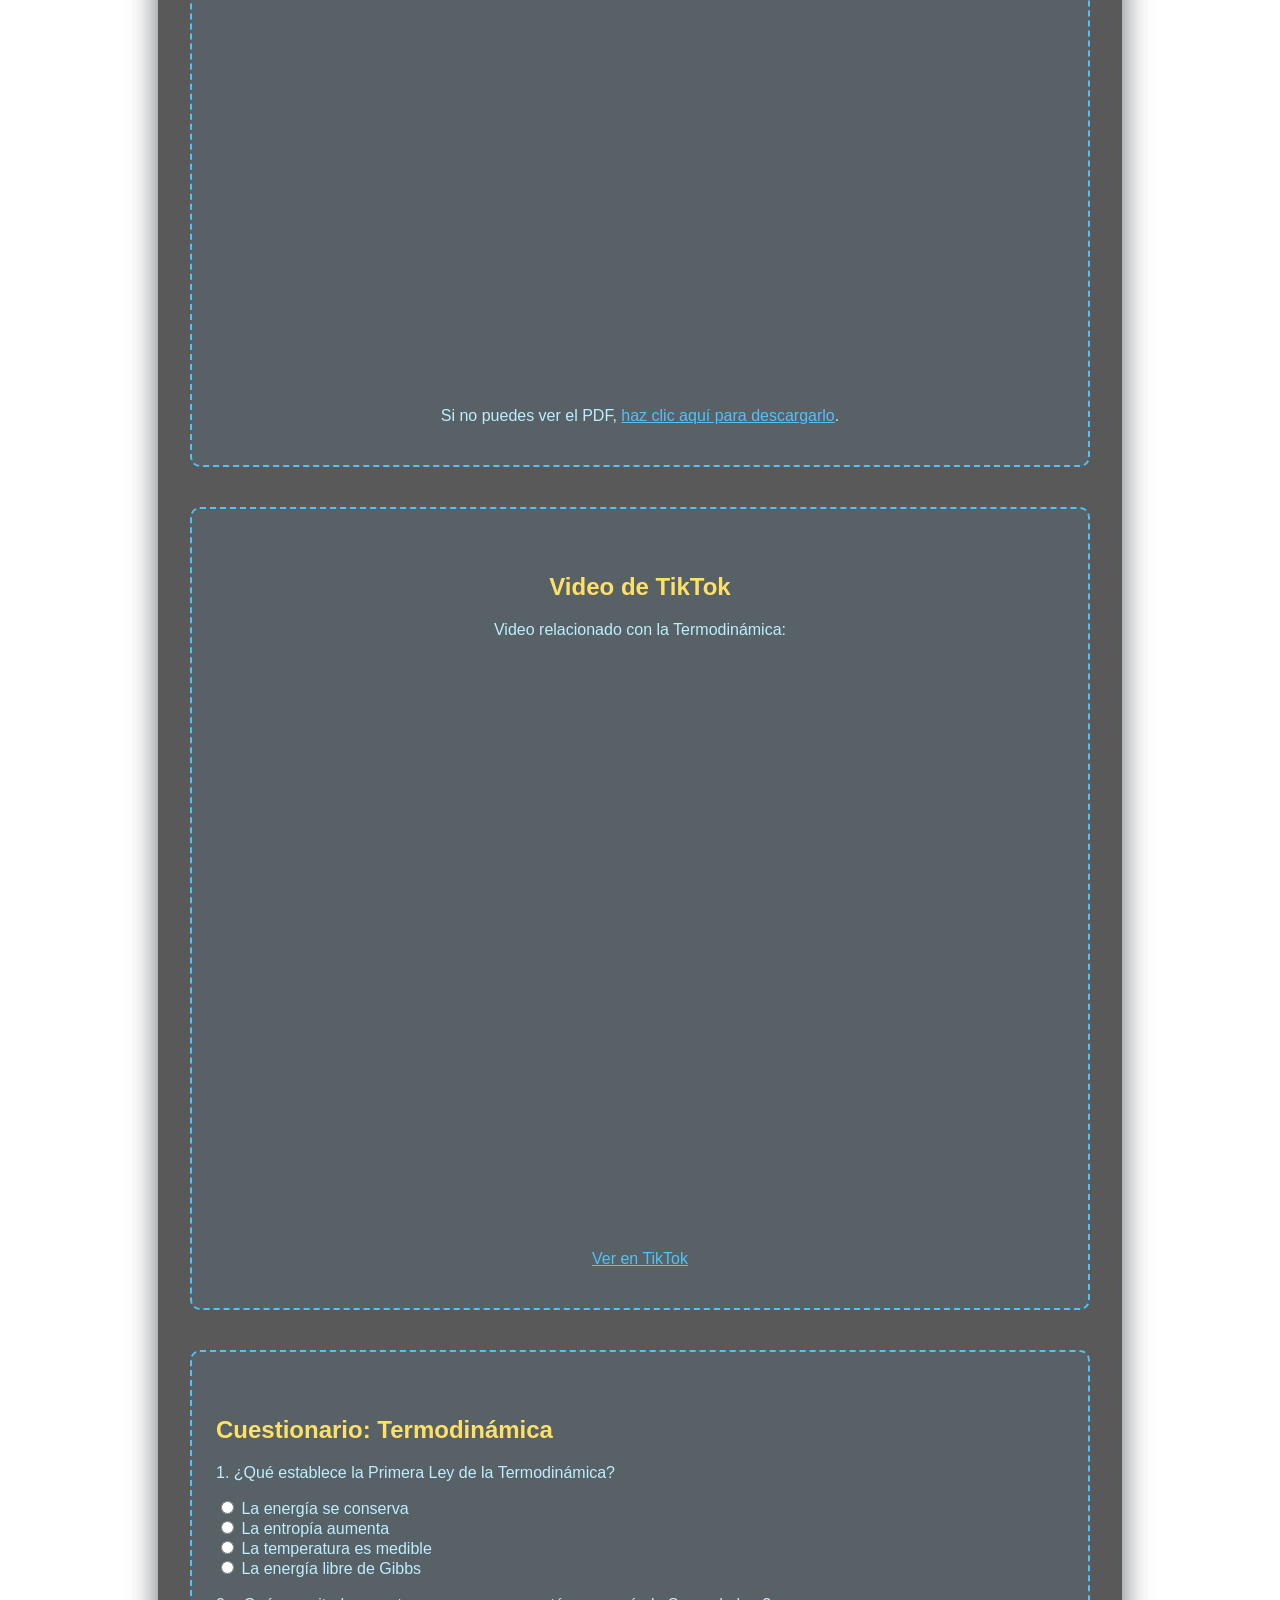
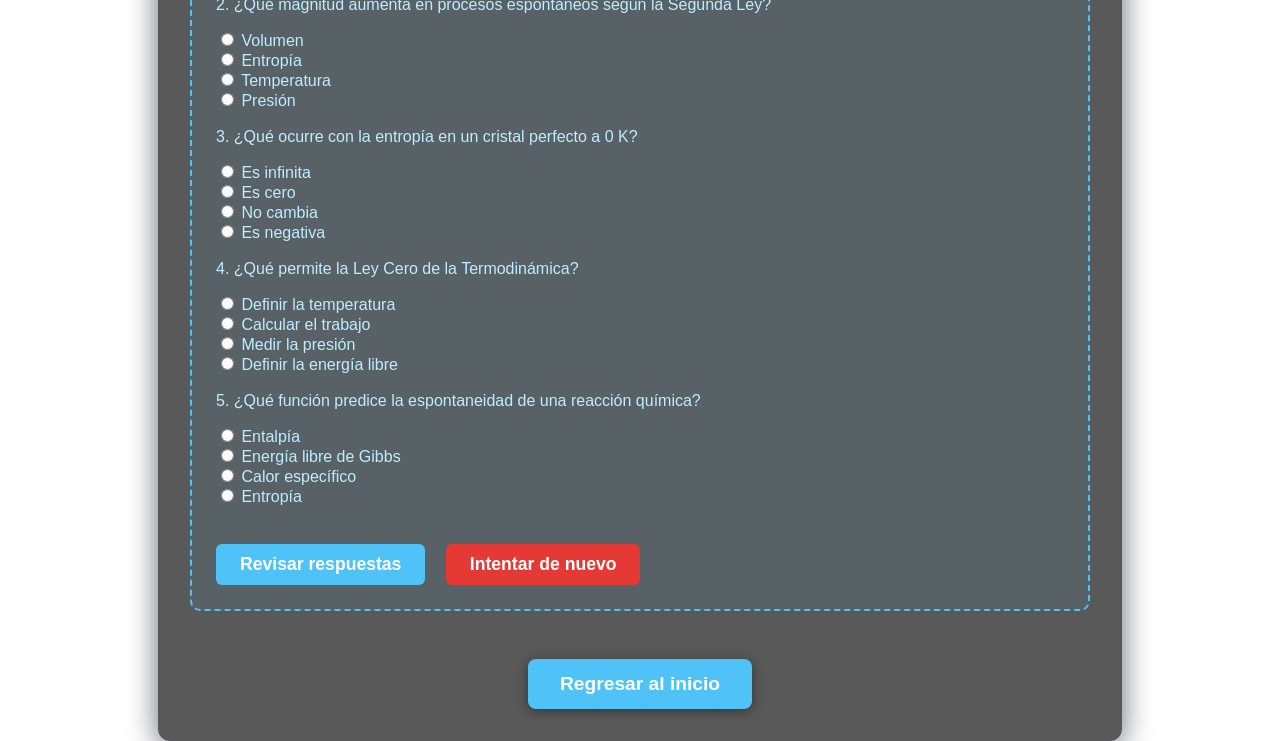
<file: proyecto individual/Quimica.html>
<!DOCTYPE html>
<html lang="es">
<head>
  <meta charset="UTF-8">
  <title>Introducción a la Química: Termodinámica</title>
  <style>
    body {
      margin: 0;
      padding: 0;
      background: url('img/fondo.jpg') no-repeat center center fixed;
      background-size: cover;
      font-family: Arial, sans-serif;
      color: #f8f8f8;
    }
    nav {
      position: fixed;
      top: 0;
      width: 100%;
      background-color: rgba(0, 0, 0, 0.7);
      padding: 10px;
      text-align: center;
      z-index: 1000;
    }
    nav a {
      color: #fff;
      margin: 0 15px;
      text-decoration: none;
      font-weight: bold;
      transition: color 0.2s;
    }
    nav a:hover {
      color: #4fc3f7;
      text-shadow: 0 2px 8px #64c8ff;
    }
    .container {
      position: relative;
      top: 70px;
      margin: 40px auto;
      width: 90%;
      max-width: 900px;
      background-color: rgba(0, 0, 0, 0.65);
      padding: 32px;
      border-radius: 12px;
      box-shadow: 0 6px 30px rgba(2,6,23,0.6);
    }
    h1 {
      color: #fffbe6;
      text-shadow: 0 2px 12px #4fc3f7, 0 1px 0 #333;
      margin-top: 0;
    }
    h2 {
      color: #ffe066;
      margin-top: 40px;
    }
    section {
      margin-bottom: 48px;
    }
    .media-space {
      margin: 40px 0;
      text-align: center;
      border: 2px dashed #4fc3f7;
      border-radius: 10px;
      padding: 24px;
      background: rgba(79,195,247,0.08);
      color: #bdeeff;
    }
  </style>
</head>
<body>
  <nav>
    <a href="#intro">Introducción</a>
    <a href="#concepto">Concepto</a>
    <a href="#primera">Primera Ley</a>
    <a href="#segunda">Segunda Ley</a>
    <a href="#tercera">Tercera Ley</a>
    <a href="#cero">Ley Cero</a>
    <a href="#aplicaciones">Aplicaciones</a>
    <a href="#pdf">PDF</a>
    <a href="#tiktok">TikTok</a>
  </nav>
  <div class="container">
    <section id="intro">
      <h1>Introducción a la Química: Termodinámica</h1>
      <p>La Termodinámica es una rama esencial de la química y la física que estudia las transformaciones de la energía y la materia. Su importancia radica en explicar fenómenos cotidianos y procesos industriales, desde la combustión hasta el funcionamiento de motores y reacciones químicas.</p>
    </section>
    <section id="concepto">
      <h2>1. Concepto de Termodinámica</h2>
      <p>La termodinámica analiza cómo la energía se transfiere entre sistemas y su entorno, considerando variables como temperatura, presión, volumen y entropía. Es la base para comprender el equilibrio químico y los cambios de estado de la materia.</p>
    </section>
    <section id="primera">
      <h2>2. Primera Ley de la Termodinámica (Ley de la Conservación de la Energía)</h2>
      <p>Establece que la energía no se crea ni se destruye, solo se transforma. En química, esto se refleja en las reacciones donde la energía interna de un sistema cambia mediante calor y trabajo.</p>
    </section>
    <div class="media-space">
      <h2>Video de TikTok: Primera Ley</h2>
      <p>Video relacionado con la Primera Ley de la Termodinámica:</p>
      <iframe src="https://www.tiktok.com/embed/v2/7478509997861686546" width="325" height="575" frameborder="0" allowfullscreen></iframe>
      <p><a href="https://www.tiktok.com/@fisi.edge/video/7478509997861686546?is_from_webapp=1&sender_device=pc&web_id=7588239173899961867" target="_blank" style="color:#4fc3f7;">Ver en TikTok</a></p>
    </div>
    <section id="segunda">
      <h2>3. Segunda Ley de la Termodinámica (Entropía)</h2>
      <p>Afirma que en todo proceso espontáneo la entropía del universo tiende a aumentar. Esto explica por qué ciertas reacciones ocurren de manera natural y otras requieren energía externa.</p>
    </section>
    <div class="media-space">
      <h2>Video de TikTok: Segunda Ley</h2>
      <p>Video relacionado con la Segunda Ley de la Termodinámica:</p>
      <iframe src="https://www.tiktok.com/embed/v2/7518612375319235846" width="325" height="575" frameborder="0" allowfullscreen></iframe>
      <p><a href="https://www.tiktok.com/@itspocketscienceoficial/video/7518612375319235846?is_from_webapp=1&sender_device=pc&web_id=7588239173899961867" target="_blank" style="color:#4fc3f7;">Ver en TikTok</a></p>
    </div>
    <section id="tercera">
      <h2>4. Tercera Ley de la Termodinámica</h2>
      <p>Indica que al alcanzar el cero absoluto (0 K), la entropía de un cristal perfecto es nula. Esta ley permite definir escalas absolutas de energía y comprender límites físicos de la materia.</p>
    </section>
    <div class="media-space">
      <h2>Video de TikTok: Tercera Ley</h2>
      <p>Video relacionado con la Tercera Ley de la Termodinámica:</p>
      <iframe src="https://www.tiktok.com/embed/v2/6945150678608121094" width="325" height="575" frameborder="0" allowfullscreen></iframe>
      <p><a href="https://www.tiktok.com/@sancenadr/video/6945150678608121094?is_from_webapp=1&sender_device=pc&web_id=7588239173899961867" target="_blank" style="color:#4fc3f7;">Ver en TikTok</a></p>
    </div>
    <section id="cero">
      <h2>5. Ley Cero de la Termodinámica</h2>
      <p>Aunque se formula después de las demás, es fundamental: establece que si dos sistemas están en equilibrio térmico con un tercero, entonces también lo están entre sí. Gracias a esta ley se define la temperatura como magnitud medible.</p>
    </section>
    <div class="media-space">
      <h2>Video de TikTok: Ley Cero</h2>
      <p>Video relacionado con la Ley Cero de la Termodinámica:</p>
      <iframe src="https://www.tiktok.com/embed/v2/7405084764610333958" width="325" height="575" frameborder="0" allowfullscreen></iframe>
      <p><a href="https://www.tiktok.com/@lab_lic_fisica_unisucre/video/7405084764610333958?is_from_webapp=1&sender_device=pc&web_id=7588239173899961867" target="_blank" style="color:#4fc3f7;">Ver en TikTok</a></p>
    </div>
    <section id="aplicaciones">
      <h2>6. Aplicaciones en Química</h2>
      <p>Las leyes de la termodinámica permiten calcular la energía libre de Gibbs, predecir la espontaneidad de reacciones, diseñar procesos industriales más eficientes y comprender fenómenos como la fotosíntesis o la respiración celular.</p>
    </section>
    <section id="pdf" class="media-space">
      <h2>Termodinámica - PDF</h2>
      <iframe src="pdf/Termodinamica.pdf" width="100%" height="600px" style="border:none;"></iframe>
      <p>Si no puedes ver el PDF, <a href="pdf/Termodinamica.pdf" target="_blank" style="color:#4fc3f7;">haz clic aquí para descargarlo</a>.</p>
    </section>
    <section id="tiktok" class="media-space">
      <h2>Video de TikTok</h2>
      <p>Video relacionado con la Termodinámica:</p>
      <iframe src="https://www.tiktok.com/embed/v2/7536584010215197958" width="325" height="575" frameborder="0" allowfullscreen></iframe>
      <p><a href="https://www.tiktok.com/@jhony_rincon_/video/7536584010215197958?is_from_webapp=1&sender_device=pc" target="_blank" style="color:#4fc3f7;">Ver en TikTok</a></p>
    </section>
    <section id="cuestionario" class="media-space" style="text-align:left;">
      <h2>Cuestionario: Termodinámica</h2>
      <form id="quiz-form">
        <div class="quiz-question" style="margin-bottom:18px;">
          <p>1. ¿Qué establece la Primera Ley de la Termodinámica?</p>
          <label><input type="radio" name="q1" value="a"> La energía se conserva</label><br>
          <label><input type="radio" name="q1" value="b"> La entropía aumenta</label><br>
          <label><input type="radio" name="q1" value="c"> La temperatura es medible</label><br>
          <label><input type="radio" name="q1" value="d"> La energía libre de Gibbs</label>
          <div class="quiz-feedback" id="feedback-q1"></div>
        </div>
        <div class="quiz-question" style="margin-bottom:18px;">
          <p>2. ¿Qué magnitud aumenta en procesos espontáneos según la Segunda Ley?</p>
          <label><input type="radio" name="q2" value="a"> Volumen</label><br>
          <label><input type="radio" name="q2" value="b"> Entropía</label><br>
          <label><input type="radio" name="q2" value="c"> Temperatura</label><br>
          <label><input type="radio" name="q2" value="d"> Presión</label>
          <div class="quiz-feedback" id="feedback-q2"></div>
        </div>
        <div class="quiz-question" style="margin-bottom:18px;">
          <p>3. ¿Qué ocurre con la entropía en un cristal perfecto a 0 K?</p>
          <label><input type="radio" name="q3" value="a"> Es infinita</label><br>
          <label><input type="radio" name="q3" value="b"> Es cero</label><br>
          <label><input type="radio" name="q3" value="c"> No cambia</label><br>
          <label><input type="radio" name="q3" value="d"> Es negativa</label>
          <div class="quiz-feedback" id="feedback-q3"></div>
        </div>
        <div class="quiz-question" style="margin-bottom:18px;">
          <p>4. ¿Qué permite la Ley Cero de la Termodinámica?</p>
          <label><input type="radio" name="q4" value="a"> Definir la temperatura</label><br>
          <label><input type="radio" name="q4" value="b"> Calcular el trabajo</label><br>
          <label><input type="radio" name="q4" value="c"> Medir la presión</label><br>
          <label><input type="radio" name="q4" value="d"> Definir la energía libre</label>
          <div class="quiz-feedback" id="feedback-q4"></div>
        </div>
        <div class="quiz-question" style="margin-bottom:18px;">
          <p>5. ¿Qué función predice la espontaneidad de una reacción química?</p>
          <label><input type="radio" name="q5" value="a"> Entalpía</label><br>
          <label><input type="radio" name="q5" value="b"> Energía libre de Gibbs</label><br>
          <label><input type="radio" name="q5" value="c"> Calor específico</label><br>
          <label><input type="radio" name="q5" value="d"> Entropía</label>
          <div class="quiz-feedback" id="feedback-q5"></div>
        </div>
        <button type="button" onclick="checkQuiz()" style="margin-top:20px; font-size:1.1em; padding:10px 24px; border-radius:6px; background:#4fc3f7; color:#fff; border:none; font-weight:bold; cursor:pointer;">Revisar respuestas</button>
        <button type="button" onclick="resetQuiz()" style="margin-top:20px; margin-left:16px; font-size:1.1em; padding:10px 24px; border-radius:6px; background:#e53935; color:#fff; border:none; font-weight:bold; cursor:pointer;">Intentar de nuevo</button>
      </form>
    </section>
    <script>
      function checkQuiz() {
        const answers = {
          q1: 'a',
          q2: 'b',
          q3: 'b',
          q4: 'a',
          q5: 'b'
        };
        for (let i = 1; i <= 5; i++) {
          const q = 'q' + i;
          const radios = document.getElementsByName(q);
          let selected = '';
          for (const r of radios) {
            if (r.checked) selected = r.value;
          }
          const feedback = document.getElementById('feedback-' + q);
          if (!selected) {
            feedback.innerHTML = '';
            continue;
          }
          if (selected === answers[q]) {
            feedback.innerHTML = '<span style="color: #4caf50; font-size:1.5em;">✔️</span>';
          } else {
            feedback.innerHTML = '<span style="color: #e53935; font-size:1.5em;">❌</span>';
          }
        }
      }
      function resetQuiz() {
        for (let i = 1; i <= 5; i++) {
          const q = 'q' + i;
          const radios = document.getElementsByName(q);
          for (const r of radios) {
            r.checked = false;
          }
          const feedback = document.getElementById('feedback-' + q);
          feedback.innerHTML = '';
        }
      }
    </script>
    <div style="text-align:center; margin: 48px 0 0 0;">
    <a href="anclas.html" style="display:inline-block; background:#4fc3f7; color:#fff; font-weight:bold; padding:14px 32px; border-radius:8px; text-decoration:none; font-size:1.2em; box-shadow:0 2px 12px #333; transition:background 0.2s;">Regresar al inicio</a>
  </div>
  </div>
</body>
</html>
</file>
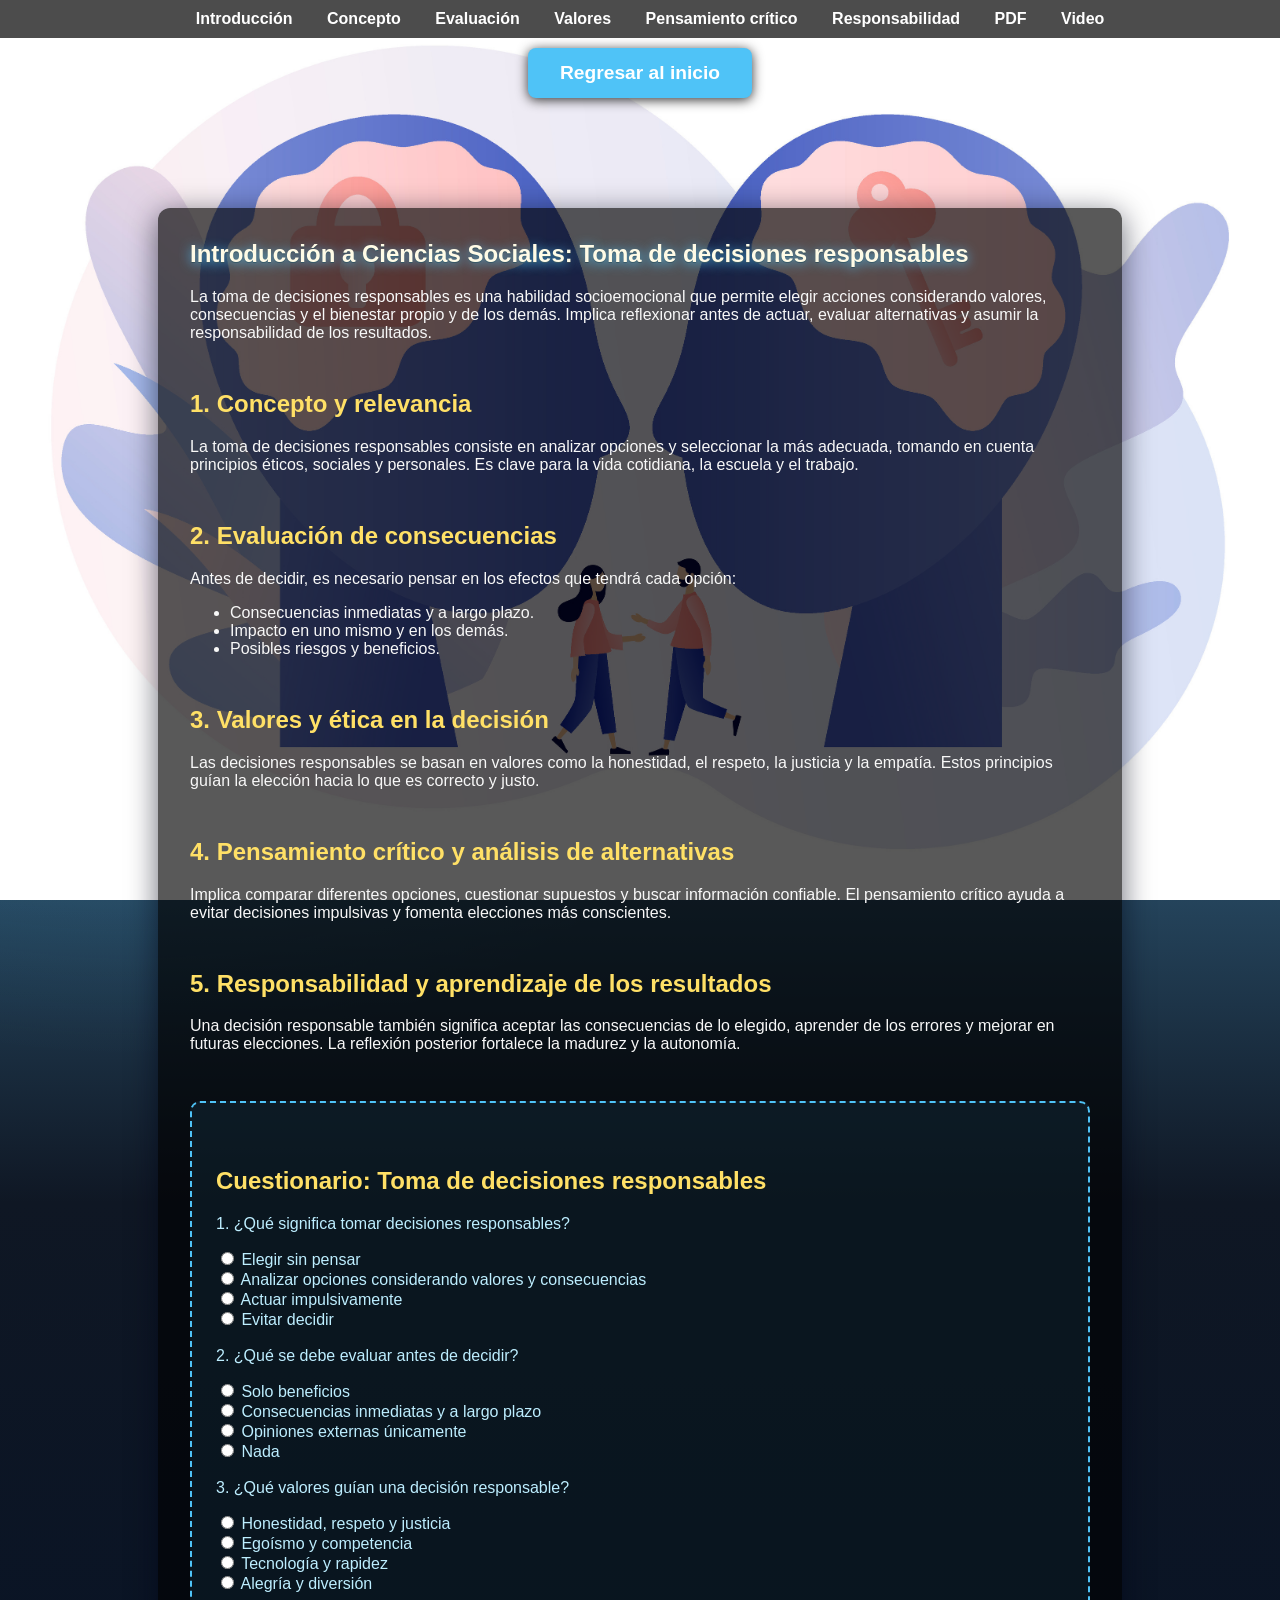
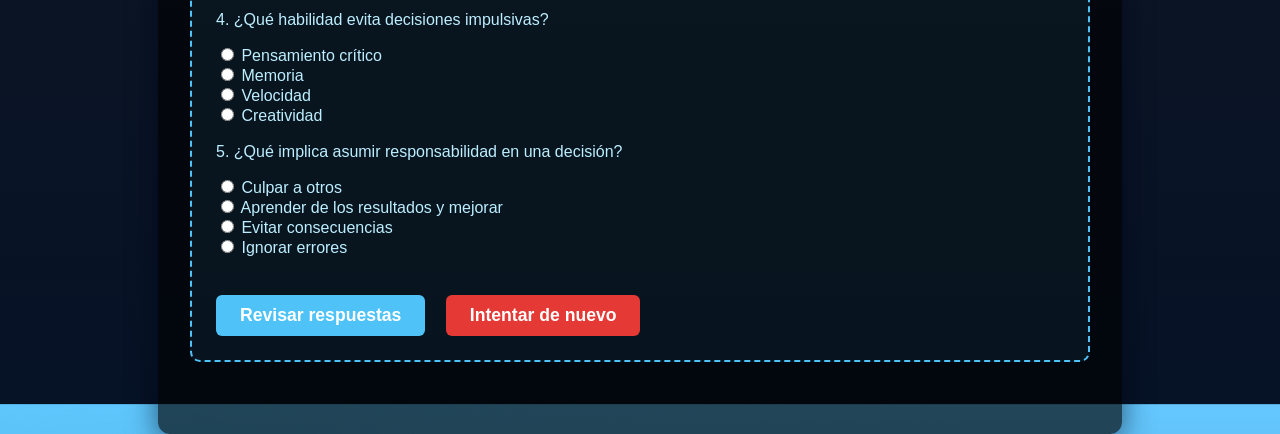
<file: proyecto individual/recursos.html>
<!DOCTYPE html>
<html lang="es">
<head>
  <meta charset="UTF-8">
  <title>Introducción a Ciencias Sociales: Toma de decisiones responsables</title>
  <style>
    body {
      margin: 0;
      padding: 0;
      background: url('img/recursos_fondo.jpg') no-repeat center center fixed,
        radial-gradient(circle at 10% 10%, rgba(79,195,247,0.35) 0%, rgba(79,195,247,0.18) 20%, transparent 40%),
        linear-gradient(180deg,#64c8ff 0%, #0f1724 60%, #061226 100%);
      background-size: cover;
      background-position: center;
      font-family: Arial, sans-serif;
      color: #f8f8f8;
    }
    nav {
      position: fixed;
      top: 0;
      width: 100%;
      background-color: rgba(0, 0, 0, 0.7);
      padding: 10px;
      text-align: center;
      z-index: 1000;
    }
    nav a {
      color: #fff;
      margin: 0 15px;
      text-decoration: none;
      font-weight: bold;
      transition: color 0.2s;
    }
    nav a:hover {
      color: #4fc3f7;
      text-shadow: 0 2px 8px #64c8ff;
    }
    .container {
      position: relative;
      top: 70px;
      margin: 40px auto;
      width: 90%;
      max-width: 900px;
      background-color: rgba(0, 0, 0, 0.65);
      padding: 32px;
      border-radius: 12px;
      box-shadow: 0 6px 30px rgba(2,6,23,0.6);
    }
    h1 {
      color: #fffbe6;
      text-shadow: 0 2px 12px #4fc3f7, 0 1px 0 #333;
      margin-top: 0;
    }
    h2 {
      color: #ffe066;
      margin-top: 40px;
    }
    section {
      margin-bottom: 48px;
    }
    .media-space {
      margin: 40px 0;
      text-align: center;
      border: 2px dashed #4fc3f7;
      border-radius: 10px;
      padding: 24px;
      background: rgba(79,195,247,0.08);
      color: #bdeeff;
    }
  </style>
</head>
<body>

  <div style="text-align:center; margin: 48px 0 0 0;">
    <a href="anclas.html" style="display:inline-block; background:#4fc3f7; color:#fff; font-weight:bold; padding:14px 32px; border-radius:8px; text-decoration:none; font-size:1.2em; box-shadow:0 2px 12px #333; transition:background 0.2s;">Regresar al inicio</a>
  </div>
  <nav>
    <a href="#intro">Introducción</a>
    <a href="#concepto">Concepto</a>
    <a href="#evaluacion">Evaluación</a>
    <a href="#valores">Valores</a>
    <a href="#pensamiento">Pensamiento crítico</a>
    <a href="#responsabilidad">Responsabilidad</a>
    <a href="#pdf">PDF</a>
    <a href="#video">Video</a>
  </nav>
  <div class="container">
    <section id="intro">
      <h1>Introducción a Ciencias Sociales: Toma de decisiones responsables</h1>
      <p>La toma de decisiones responsables es una habilidad socioemocional que permite elegir acciones considerando valores, consecuencias y el bienestar propio y de los demás. Implica reflexionar antes de actuar, evaluar alternativas y asumir la responsabilidad de los resultados.</p>
    </section>
    <section id="concepto">
      <h2>1. Concepto y relevancia</h2>
      <p>La toma de decisiones responsables consiste en analizar opciones y seleccionar la más adecuada, tomando en cuenta principios éticos, sociales y personales. Es clave para la vida cotidiana, la escuela y el trabajo.</p>
    </section>
    <section id="evaluacion">
      <h2>2. Evaluación de consecuencias</h2>
      <p>Antes de decidir, es necesario pensar en los efectos que tendrá cada opción:</p>
      <ul>
        <li>Consecuencias inmediatas y a largo plazo.</li>
        <li>Impacto en uno mismo y en los demás.</li>
        <li>Posibles riesgos y beneficios.</li>
      </ul>
    </section>
    <section id="valores">
      <h2>3. Valores y ética en la decisión</h2>
      <p>Las decisiones responsables se basan en valores como la honestidad, el respeto, la justicia y la empatía. Estos principios guían la elección hacia lo que es correcto y justo.</p>
    </section>
    <section id="pensamiento">
      <h2>4. Pensamiento crítico y análisis de alternativas</h2>
      <p>Implica comparar diferentes opciones, cuestionar supuestos y buscar información confiable. El pensamiento crítico ayuda a evitar decisiones impulsivas y fomenta elecciones más conscientes.</p>
    </section>
    <section id="responsabilidad">
      <h2>5. Responsabilidad y aprendizaje de los resultados</h2>
      <p>Una decisión responsable también significa aceptar las consecuencias de lo elegido, aprender de los errores y mejorar en futuras elecciones. La reflexión posterior fortalece la madurez y la autonomía.</p>
    </section>
    <section id="cuestionario" class="media-space" style="text-align:left;">
      <h2>Cuestionario: Toma de decisiones responsables</h2>
      <form id="quiz-form">
        <div class="quiz-question" style="margin-bottom:18px;">
          <p>1. ¿Qué significa tomar decisiones responsables?</p>
          <label><input type="radio" name="q1" value="a"> Elegir sin pensar</label><br>
          <label><input type="radio" name="q1" value="b"> Analizar opciones considerando valores y consecuencias</label><br>
          <label><input type="radio" name="q1" value="c"> Actuar impulsivamente</label><br>
          <label><input type="radio" name="q1" value="d"> Evitar decidir</label>
          <div class="quiz-feedback" id="feedback-q1"></div>
        </div>
        <div class="quiz-question" style="margin-bottom:18px;">
          <p>2. ¿Qué se debe evaluar antes de decidir?</p>
          <label><input type="radio" name="q2" value="a"> Solo beneficios</label><br>
          <label><input type="radio" name="q2" value="b"> Consecuencias inmediatas y a largo plazo</label><br>
          <label><input type="radio" name="q2" value="c"> Opiniones externas únicamente</label><br>
          <label><input type="radio" name="q2" value="d"> Nada</label>
          <div class="quiz-feedback" id="feedback-q2"></div>
        </div>
        <div class="quiz-question" style="margin-bottom:18px;">
          <p>3. ¿Qué valores guían una decisión responsable?</p>
          <label><input type="radio" name="q3" value="a"> Honestidad, respeto y justicia</label><br>
          <label><input type="radio" name="q3" value="b"> Egoísmo y competencia</label><br>
          <label><input type="radio" name="q3" value="c"> Tecnología y rapidez</label><br>
          <label><input type="radio" name="q3" value="d"> Alegría y diversión</label>
          <div class="quiz-feedback" id="feedback-q3"></div>
        </div>
        <div class="quiz-question" style="margin-bottom:18px;">
          <p>4. ¿Qué habilidad evita decisiones impulsivas?</p>
          <label><input type="radio" name="q4" value="a"> Pensamiento crítico</label><br>
          <label><input type="radio" name="q4" value="b"> Memoria</label><br>
          <label><input type="radio" name="q4" value="c"> Velocidad</label><br>
          <label><input type="radio" name="q4" value="d"> Creatividad</label>
          <div class="quiz-feedback" id="feedback-q4"></div>
        </div>
        <div class="quiz-question" style="margin-bottom:18px;">
          <p>5. ¿Qué implica asumir responsabilidad en una decisión?</p>
          <label><input type="radio" name="q5" value="a"> Culpar a otros</label><br>
          <label><input type="radio" name="q5" value="b"> Aprender de los resultados y mejorar</label><br>
          <label><input type="radio" name="q5" value="c"> Evitar consecuencias</label><br>
          <label><input type="radio" name="q5" value="d"> Ignorar errores</label>
          <div class="quiz-feedback" id="feedback-q5"></div>
        </div>
        <button type="button" onclick="checkQuiz()" style="margin-top:20px; font-size:1.1em; padding:10px 24px; border-radius:6px; background:#4fc3f7; color:#fff; border:none; font-weight:bold; cursor:pointer;">Revisar respuestas</button>
        <button type="button" onclick="resetQuiz()" style="margin-top:20px; margin-left:16px; font-size:1.1em; padding:10px 24px; border-radius:6px; background:#e53935; color:#fff; border:none; font-weight:bold; cursor:pointer;">Intentar de nuevo</button>
      </form>
    </section>
    <script>
      function checkQuiz() {
        const answers = {
          q1: 'b',
          q2: 'b',
          q3: 'a',
          q4: 'a',
          q5: 'b'
        };
        for (let i = 1; i <= 5; i++) {
          const q = 'q' + i;
          const radios = document.getElementsByName(q);
          let selected = '';
          for (const r of radios) {
            if (r.checked) selected = r.value;
          }
          const feedback = document.getElementById('feedback-' + q);
          if (!selected) {
            feedback.innerHTML = '';
            continue;
          }
          if (selected === answers[q]) {
            feedback.innerHTML = '<span style="color: #4caf50; font-size:1.5em;">✔️</span>';
          } else {
            feedback.innerHTML = '<span style="color: #e53935; font-size:1.5em;">❌</span>';
          }
        }
      }
      function resetQuiz() {
        for (let i = 1; i <= 5; i++) {
          const q = 'q' + i;
          const radios = document.getElementsByName(q);
          for (const r of radios) {
            r.checked = false;
          }
          const feedback = document.getElementById('feedback-' + q);
          feedback.innerHTML = '';
        }
      }
    </script>
  </div>
</body>
</html>
</file>
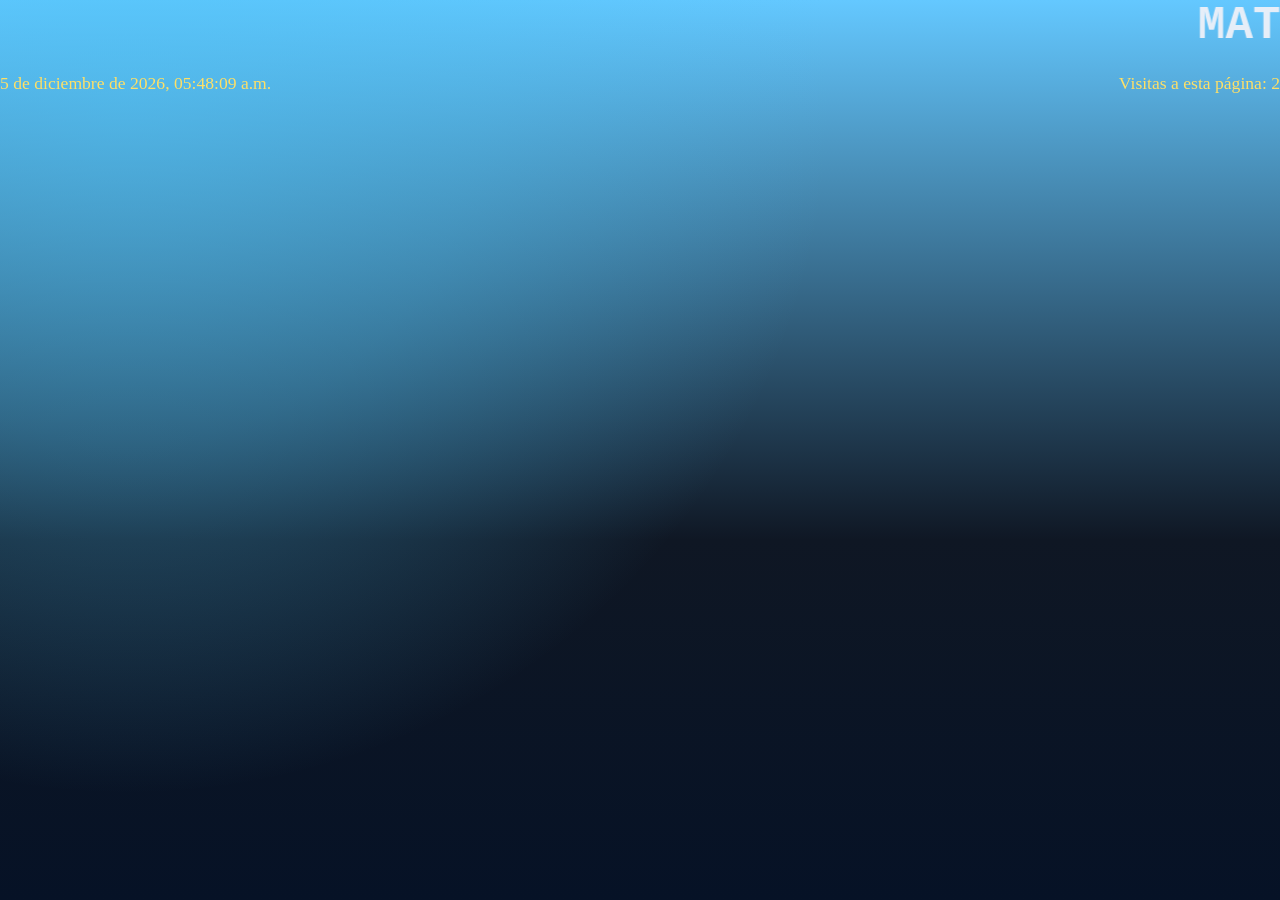
<file: proyecto individual/titulo.html>
<html>
    <head>
        <body>
           
            <h1 style="font-family:'Courier New', Courier, monospace"><marquee><big><big> MATERIAS 2DO PARCIAL </big></big></marquee></h1>
            <div style="display: flex; justify-content: space-between; align-items: center; margin: 10px 0 20px 0; gap: 20px; flex-wrap: wrap;">
              <span id="fecha-hora" style="font-size:1.1em;color:#ffe066;"></span>
              <span id="contador" style="font-size:1.1em;color:#ffe066;"></span>
            </div>
  <style>
    body {
      margin: 0;
      height: 100vh;
      background:
        radial-gradient(circle at 10% 10%, rgba(79,195,247,0.55) 0%, rgba(79,195,247,0.32) 25%, transparent 50%),
        linear-gradient(180deg,#64c8ff 0%, #0f1724 60%, #061226 100%);
      color: #e6eef8;
      background-attachment: fixed;
    }
</style>


  <!-- Contenido aquí -->


          <script>
            // Fecha y hora en tiempo real
            function actualizarFechaHora() {
              const ahora = new Date();
              const opciones = { year: 'numeric', month: 'long', day: 'numeric', hour: '2-digit', minute:'2-digit', second:'2-digit' };
              document.getElementById('fecha-hora').textContent = ahora.toLocaleString('es-MX', opciones);
            }
            setInterval(actualizarFechaHora, 1000);
            actualizarFechaHora();
            // Contador de visitantes local
            let visitas = localStorage.getItem('visitas_titulo') || 0;
            visitas++;
            localStorage.setItem('visitas_titulo', visitas);
            document.getElementById('contador').textContent = 'Visitas a esta página: ' + visitas;
          </script>
        </body>
      </head>
</html>
</file>
<file: styles.css>
/* Reset and Base Styles */
* {
    margin: 0;
    padding: 0;
    box-sizing: border-box;
}

body {
    font-family: 'Segoe UI', Tahoma, Geneva, Verdana, sans-serif;
    line-height: 1.6;
    color: #333;
    background-color: #f4f4f4;
}

.container {
    max-width: 1200px;
    margin: 0 auto;
    padding: 0 20px;
}

/* Header and Navigation */
header {
    background-color: #2c3e50;
    color: white;
    padding: 1rem 0;
    position: sticky;
    top: 0;
    z-index: 1000;
    box-shadow: 0 2px 5px rgba(0, 0, 0, 0.1);
}

header nav .container {
    display: flex;
    justify-content: space-between;
    align-items: center;
}

header h1 {
    font-size: 1.5rem;
    font-weight: 600;
}

.nav-links {
    display: flex;
    list-style: none;
    gap: 2rem;
}

.nav-links a {
    color: white;
    text-decoration: none;
    transition: color 0.3s ease;
    font-weight: 500;
}

.nav-links a:hover {
    color: #3498db;
}

/* Hero Section */
.hero {
    background: linear-gradient(135deg, #667eea 0%, #764ba2 100%);
    color: white;
    padding: 4rem 0;
    text-align: center;
}

.hero h2 {
    font-size: 2.5rem;
    margin-bottom: 1rem;
}

.hero p {
    font-size: 1.2rem;
    opacity: 0.9;
}

/* Metodologias Section */
.metodologias {
    padding: 4rem 0;
    background-color: white;
}

.metodologias h2 {
    text-align: center;
    font-size: 2rem;
    margin-bottom: 3rem;
    color: #2c3e50;
}

.metodologias-grid {
    display: grid;
    grid-template-columns: repeat(auto-fit, minmax(250px, 1fr));
    gap: 2rem;
}

.metodologia-card {
    background: #f8f9fa;
    padding: 2rem;
    border-radius: 8px;
    box-shadow: 0 2px 10px rgba(0, 0, 0, 0.1);
    transition: transform 0.3s ease, box-shadow 0.3s ease;
}

.metodologia-card:hover {
    transform: translateY(-5px);
    box-shadow: 0 5px 20px rgba(0, 0, 0, 0.15);
}

.metodologia-card h3 {
    color: #667eea;
    margin-bottom: 1rem;
    font-size: 1.3rem;
}

.metodologia-card p {
    color: #666;
}

/* Equipo Section */
.equipo {
    padding: 4rem 0;
    background-color: #f8f9fa;
    text-align: center;
}

.equipo h2 {
    font-size: 2rem;
    margin-bottom: 1rem;
    color: #2c3e50;
}

.equipo p {
    font-size: 1.1rem;
    color: #666;
}

/* Contacto Section */
.contacto {
    padding: 4rem 0;
    background-color: white;
}

.contacto h2 {
    text-align: center;
    font-size: 2rem;
    margin-bottom: 2rem;
    color: #2c3e50;
}

.contact-form {
    max-width: 600px;
    margin: 0 auto;
    display: flex;
    flex-direction: column;
    gap: 0.5rem;
}

.contact-form label {
    font-weight: 600;
    color: #2c3e50;
    margin-top: 0.5rem;
}

.contact-form input,
.contact-form textarea {
    padding: 0.8rem;
    border: 2px solid #e0e0e0;
    border-radius: 5px;
    font-size: 1rem;
    transition: border-color 0.3s ease;
}

.contact-form input:focus,
.contact-form textarea:focus {
    outline: none;
    border-color: #667eea;
}

.contact-form button {
    padding: 1rem;
    background: linear-gradient(135deg, #667eea 0%, #764ba2 100%);
    color: white;
    border: none;
    border-radius: 5px;
    font-size: 1rem;
    font-weight: 600;
    cursor: pointer;
    transition: opacity 0.3s ease;
}

.contact-form button:hover {
    opacity: 0.9;
}

.form-message {
    padding: 1rem;
    border-radius: 5px;
    text-align: center;
    font-weight: 500;
}

.form-message.success {
    background-color: #d4edda;
    color: #155724;
    border: 1px solid #c3e6cb;
}

.form-message.error {
    background-color: #f8d7da;
    color: #721c24;
    border: 1px solid #f5c6cb;
}

/* Footer */
footer {
    background-color: #2c3e50;
    color: white;
    text-align: center;
    padding: 2rem 0;
    margin-top: 2rem;
}

/* Responsive Design */
@media (max-width: 768px) {
    header nav .container {
        flex-direction: column;
        gap: 1rem;
    }

    .nav-links {
        gap: 1rem;
    }

    .hero h2 {
        font-size: 2rem;
    }

    .hero p {
        font-size: 1rem;
    }

    .metodologias-grid {
        grid-template-columns: 1fr;
    }
}
</file>
<file: proyecto individual/css/anclas.css>
:root{--accent:#4fc3f7;--bg:#0f1724;--card:#0b1220}
html{scroll-behavior:smooth}
html,body{height:100%;margin:0;font-family:Arial,Helvetica,sans-serif;background:
	radial-gradient(circle at 10% 10%, rgba(79,195,247,0.55) 0%, rgba(79,195,247,0.32) 25%, transparent 50%),
	linear-gradient(180deg,#64c8ff 0%, #0f1724 60%, #061226 100%);color:#e6eef8;background-attachment:fixed}
.wrap{max-width:1000px;margin:40px auto;padding:28px;background:linear-gradient(180deg, rgba(255,255,255,0.02), rgba(255,255,255,0.01));border-radius:12px;box-shadow:0 6px 30px rgba(2,6,23,0.6)}
h1{margin:0 0 8px;color:#fffbe6;text-shadow:0 2px 12px #4fc3f7, 0 1px 0 #333}
p.lead{margin:0 0 18px;color:#cfe9fb}
nav.index{display:block;width:250px;margin:0;padding:6px 8px 6px 0}
nav.index a{display:block;background:var(--card);padding:10px 14px;border-radius:8px;color:#dff6ff;text-decoration:none;border:1px solid rgba(255,255,255,0.03);transition:all .12s ease;margin:8px 0}
nav.index a:hover{transform:translateX(4px);box-shadow:0 6px 18px rgba(15,30,50,0.15)}
nav.index a.active{background:linear-gradient(90deg, rgba(79,195,247,0.14), rgba(79,195,247,0.06));border-color:rgba(79,195,247,0.2);color:#eaf9ff}
section.topic{background:linear-gradient(180deg, rgba(255,255,255,0.01), rgba(255,255,255,0.005));padding:16px;border-radius:10px;margin:12px 0;border-left:4px solid rgba(79,195,247,0.14)}
section.topic h2{margin:0 0 6px;color:#bdeeff}
.grid{display:grid;grid-template-columns:1fr;gap:12px}
.content{padding-left:20px}
footer{margin-top:18px;font-size:0.9em;color:#9fbfdb}
@media (max-width:900px){
	.content-layout{flex-direction:column}
	nav.index{width:auto;padding:0 0 6px}
	.grid{grid-template-columns:repeat(auto-fit,minmax(220px,1fr))}
}

@media (max-width:520px){.wrap{margin:16px;padding:18px}}

.content-layout{display:flex;gap:20px;align-items:flex-start}

/* small utility */
.muted{opacity:.85;color:#bcd8ee}
</file>
